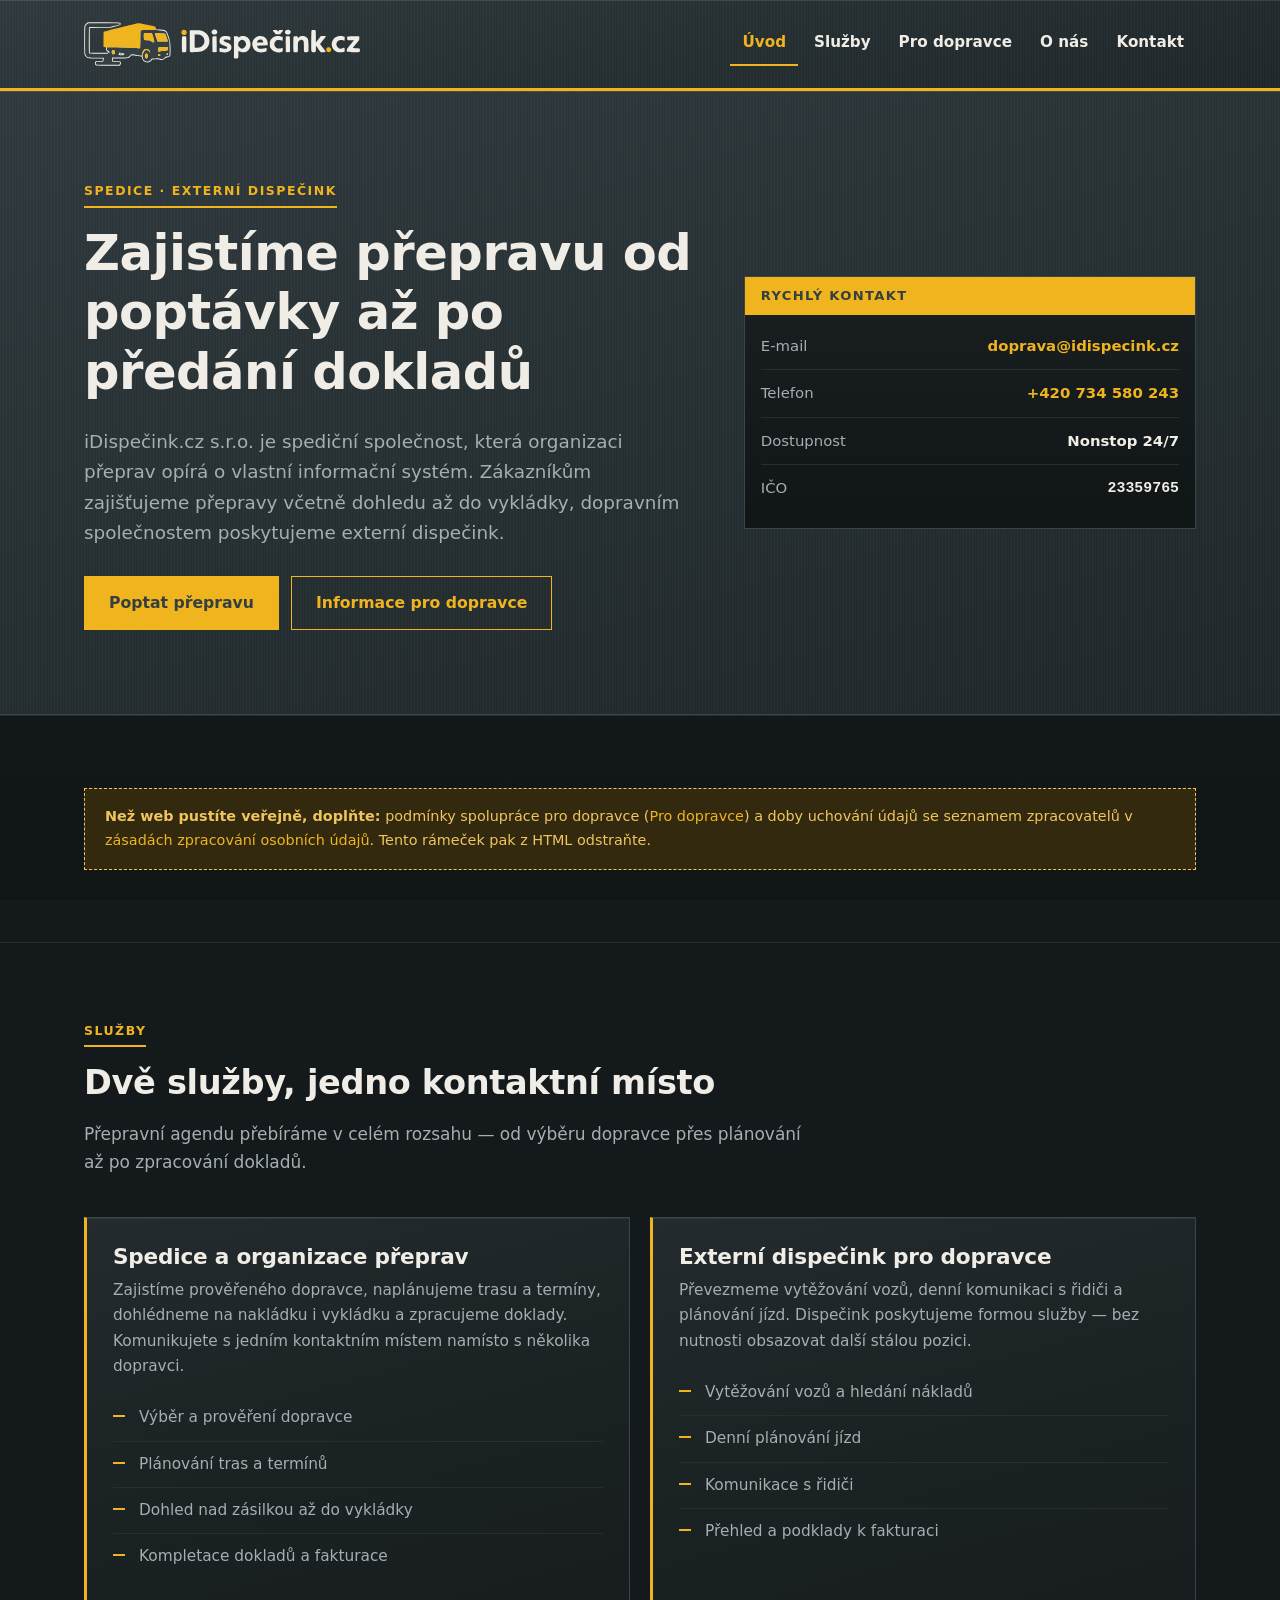
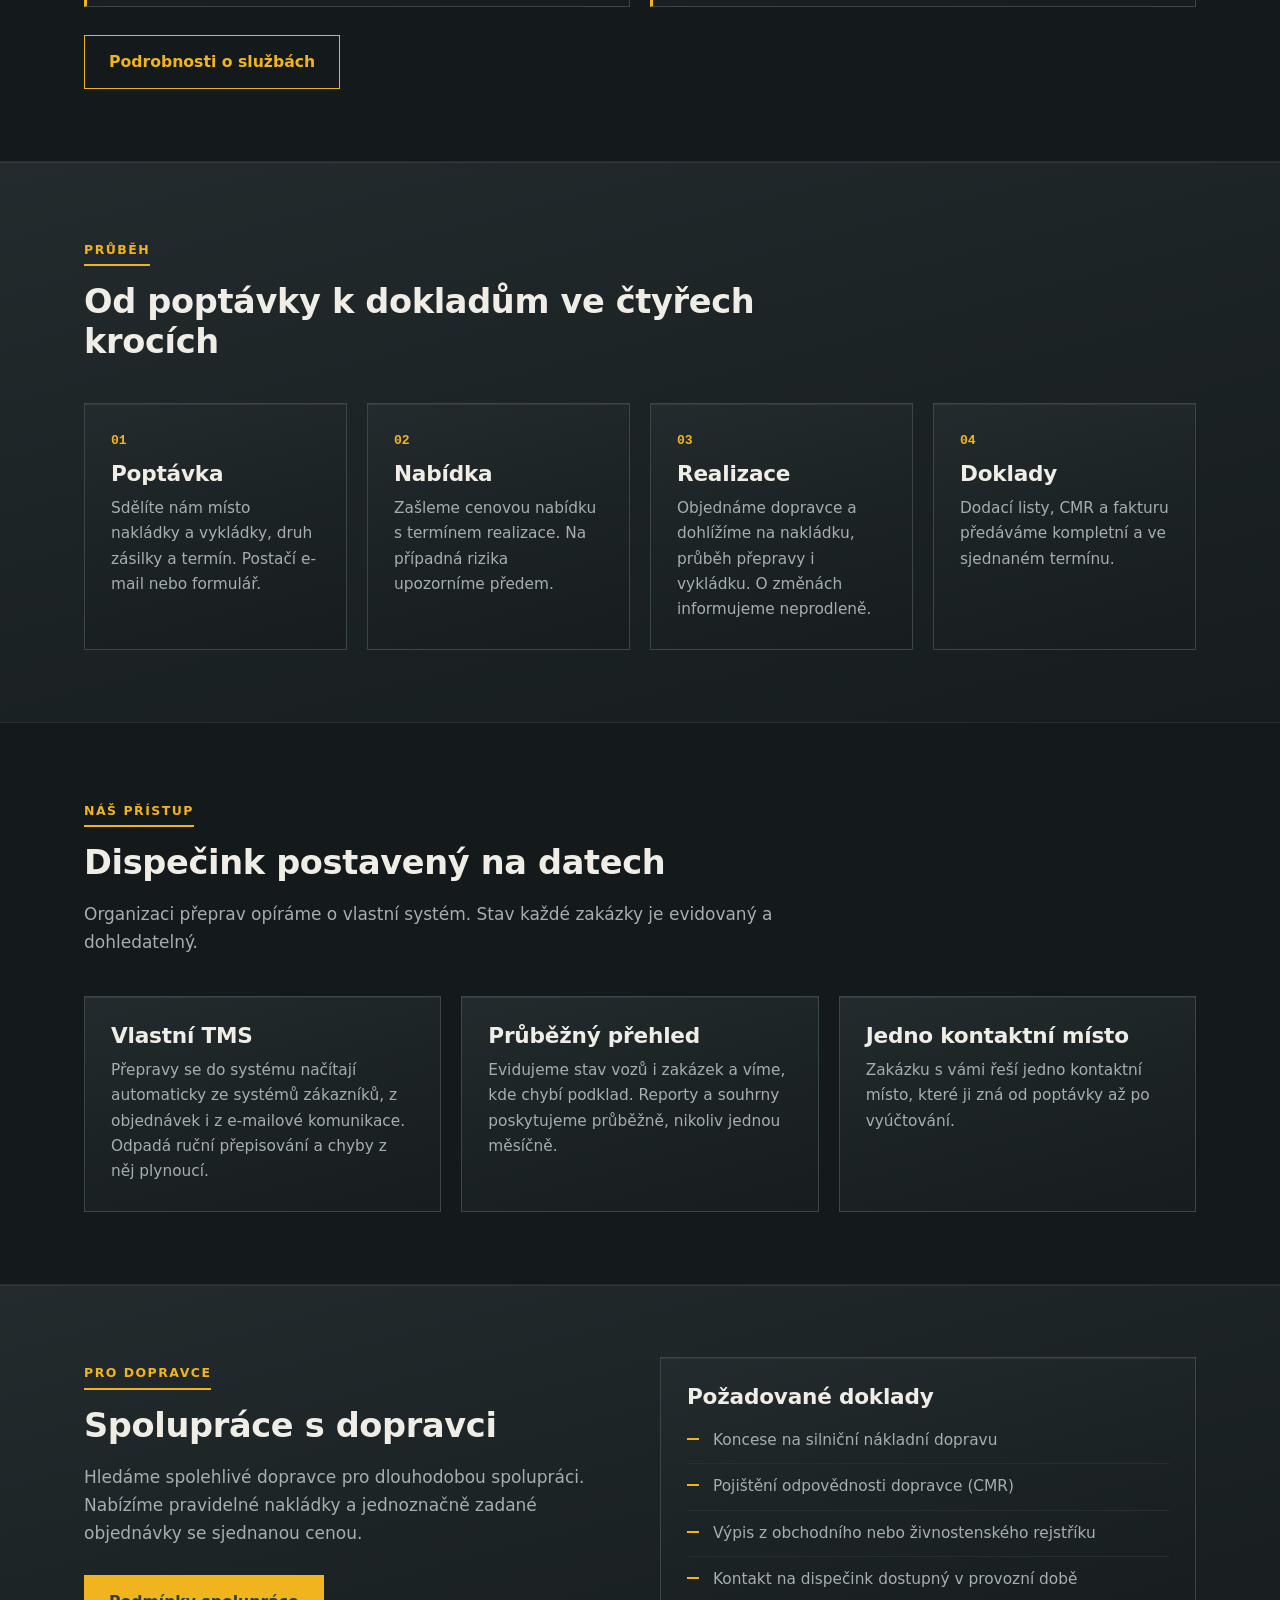
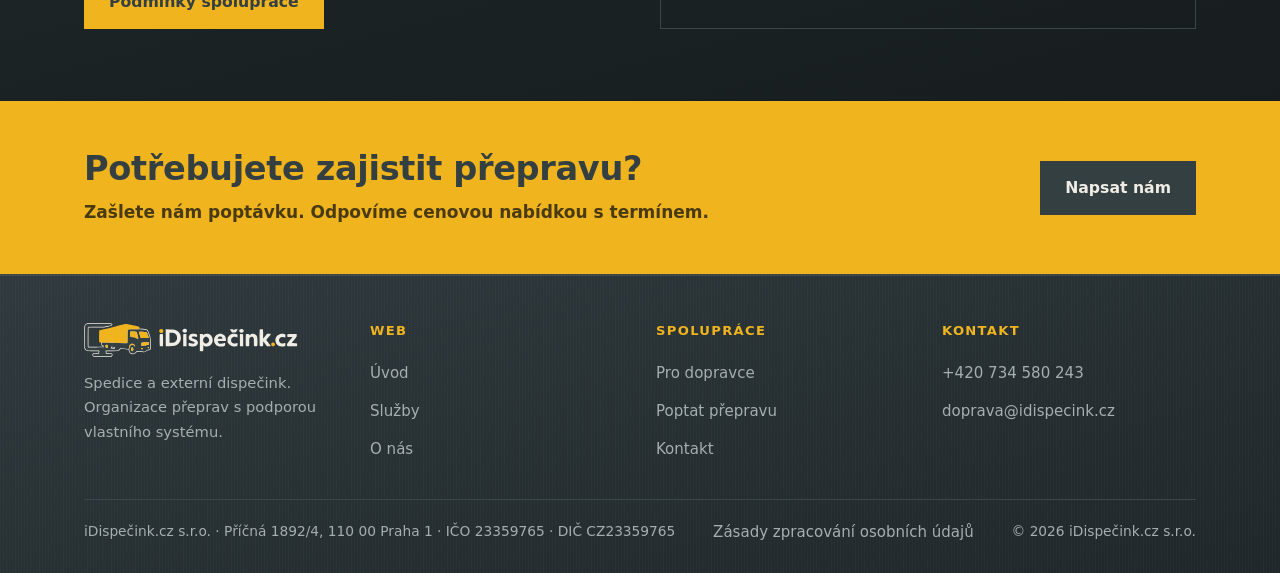
<file: index.html>
<!doctype html>
<html lang="cs">
<head>
<meta charset="utf-8">
<meta name="viewport" content="width=device-width, initial-scale=1">
<title>iDispečink.cz — spedice a externí dispečink</title>
<meta name="description" content="Spediční společnost iDispečink.cz s.r.o. Zajišťujeme organizaci přeprav a poskytujeme externí dispečink dopravním společnostem.">
<meta name="robots" content="index, follow">
<link rel="canonical" href="https://idispecink.cz/">
<link rel="icon" href="favicon.ico" sizes="32x32">
<link rel="icon" href="assets/img/favicon.svg" type="image/svg+xml">
<link rel="apple-touch-icon" href="assets/img/apple-touch-icon.png">
<meta property="og:type" content="website">
<meta property="og:site_name" content="iDispečink.cz">
<meta property="og:locale" content="cs_CZ">
<meta property="og:title" content="iDispečink.cz — spedice a externí dispečink">
<meta property="og:description" content="Spediční společnost iDispečink.cz s.r.o. Zajišťujeme organizaci přeprav a poskytujeme externí dispečink dopravním společnostem.">
<meta property="og:url" content="https://idispecink.cz/">
<meta property="og:image" content="https://idispecink.cz/assets/img/og-idispecink.png">
<meta property="og:image:width" content="1200">
<meta property="og:image:height" content="630">
<meta name="twitter:card" content="summary_large_image">
<meta name="theme-color" content="#262F32">
<link rel="stylesheet" href="assets/css/firemni-styl.css">
<noscript>
  <!-- Bez JavaScriptu tlačítko Menu nefunguje. Rozbalovací menu proto
       na úzkých displejích zobrazíme rovnou a tlačítko schováme. -->
  <style>
    @media (max-width: 880px) {
      .menu-prepinac { display: none; }
      .hlavicka .obal { flex-wrap: wrap; }
      #hlavni-menu {
        display: flex;
        flex-direction: row;
        flex-wrap: wrap;
        position: static;
        background: none;
        border-bottom: 0;
        padding: 0 0 12px;
        gap: 2px 18px;
      }
      #hlavni-menu a { padding: 6px 0; border-bottom: 2px solid transparent; }
      #hlavni-menu a[aria-current="page"] { border-bottom-color: var(--zluta); }
    }
  </style>
</noscript>
<script type="application/ld+json">
{
  "@context": "https://schema.org",
  "@type": "Organization",
  "name": "iDispečink.cz s.r.o.",
  "url": "https://idispecink.cz/",
  "logo": "https://idispecink.cz/assets/img/logo-idispecink.svg",
  "email": "doprava@idispecink.cz",
  "telephone": "+420734580243",
  "vatID": "CZ23359765",
  "taxID": "23359765",
  "address": {
    "@type": "PostalAddress",
    "streetAddress": "Příčná 1892/4",
    "addressLocality": "Praha",
    "postalCode": "11000",
    "addressCountry": "CZ"
  },
  "description": "Spediční společnost — organizace přeprav a externí dispečink pro dopravce.",
  "contactPoint": {
    "@type": "ContactPoint",
    "contactType": "customer service",
    "telephone": "+420734580243",
    "email": "doprava@idispecink.cz",
    "availableLanguage": [
      "cs"
    ],
    "hoursAvailable": {
      "@type": "OpeningHoursSpecification",
      "dayOfWeek": [
        "Monday",
        "Tuesday",
        "Wednesday",
        "Thursday",
        "Friday",
        "Saturday",
        "Sunday"
      ],
      "opens": "00:00",
      "closes": "23:59"
    }
  }
}
</script>
</head>
<body>
<a class="preskocit" href="#obsah">Přeskočit na obsah</a>

<header class="hlavicka">
  <div class="obal">
    <a class="logo" href="index.html">
      <img src="assets/img/logo-idispecink.svg" alt="iDispečink.cz" width="240" height="38">
    </a>
    <button class="menu-prepinac" type="button" aria-expanded="false" aria-controls="hlavni-menu">
      Menu
    </button>
    <nav class="menu" id="hlavni-menu" aria-label="Hlavní navigace">
      <a href="index.html" aria-current="page">Úvod</a>
      <a href="sluzby.html">Služby</a>
      <a href="pro-dopravce.html">Pro dopravce</a>
      <a href="o-nas.html">O nás</a>
      <a href="kontakt.html">Kontakt</a>
    </nav>
  </div>
</header>

<main id="obsah">
<section class="hero">
  <div class="obal">
    <div>
      <span class="nadpis-stitek">Spedice · Externí dispečink</span>
      <h1>Zajistíme přepravu od poptávky až po předání dokladů</h1>
      <p class="uvod">
        iDispečink.cz s.r.o. je spediční společnost, která organizaci přeprav opírá
        o vlastní informační systém. Zákazníkům zajišťujeme přepravy včetně dohledu
        až do vykládky, dopravním společnostem poskytujeme externí dispečink.
      </p>
      <div class="tlacitka">
        <a class="tlacitko" href="kontakt.html#poptavka">Poptat přepravu</a>
        <a class="tlacitko obrys" href="pro-dopravce.html">Informace pro dopravce</a>
      </div>
    </div>

    <aside class="hero-panel" aria-label="Rychlý kontakt">
      <div class="panel-hlava">Rychlý kontakt</div>
      <ul>
        <li><span>E-mail</span><span><a href="mailto:doprava@idispecink.cz">doprava@idispecink.cz</a></span></li>
        <li><span>Telefon</span><span><a href="tel:+420734580243">+420 734 580 243</a></span></li>
        <li><span>Dostupnost</span><span>Nonstop 24/7</span></li>
        <li><span>IČO</span><span class="cislo">23359765</span></li>
      </ul>
    </aside>
  </div>
</section>

<!-- ====================================================================
     PLACEHOLDER — smazat po doplnění obsahu.
     Následující blok je poznámka pro zadavatele, ne součást webu.
     ==================================================================== -->
<section class="sekce uzka">
  <div class="obal">
    <div class="doplnit">
      <b>Než web pustíte veřejně, doplňte:</b> podmínky spolupráce pro dopravce
      (<a href="pro-dopravce.html">Pro dopravce</a>) a doby uchování údajů
      se seznamem zpracovatelů v
      <a href="zasady-osobnich-udaju.html">zásadách zpracování osobních údajů</a>.
      Tento rámeček pak z HTML odstraňte.
    </div>
  </div>
</section>

<section class="sekce">
  <div class="obal">
    <div class="sekce-hlava">
      <span class="nadpis-stitek">Služby</span>
      <h2>Dvě služby, jedno kontaktní místo</h2>
      <p>Přepravní agendu přebíráme v celém rozsahu — od výběru dopravce přes plánování až po zpracování dokladů.</p>
    </div>

    <div class="mrizka dva">
      <article class="karta akcent">
        <h3>Spedice a organizace přeprav</h3>
        <p>
          Zajistíme prověřeného dopravce, naplánujeme trasu a termíny, dohlédneme
          na nakládku i vykládku a zpracujeme doklady. Komunikujete s jedním
          kontaktním místem namísto s několika dopravci.
        </p>
        <ul class="seznam" style="margin-top:16px">
          <li>Výběr a prověření dopravce</li>
          <li>Plánování tras a termínů</li>
          <li>Dohled nad zásilkou až do vykládky</li>
          <li>Kompletace dokladů a fakturace</li>
        </ul>
      </article>

      <article class="karta akcent">
        <h3>Externí dispečink pro dopravce</h3>
        <p>
          Převezmeme vytěžování vozů, denní komunikaci s řidiči a plánování jízd.
          Dispečink poskytujeme formou služby — bez nutnosti obsazovat další
          stálou pozici.
        </p>
        <ul class="seznam" style="margin-top:16px">
          <li>Vytěžování vozů a hledání nákladů</li>
          <li>Denní plánování jízd</li>
          <li>Komunikace s řidiči</li>
          <li>Přehled a podklady k fakturaci</li>
        </ul>
      </article>
    </div>

    <div class="tlacitka">
      <a class="tlacitko obrys" href="sluzby.html">Podrobnosti o službách</a>
    </div>
  </div>
</section>

<section class="sekce plocha">
  <div class="obal">
    <div class="sekce-hlava">
      <span class="nadpis-stitek">Průběh</span>
      <h2>Od poptávky k dokladům ve čtyřech krocích</h2>
    </div>

    <div class="mrizka ctyri">
      <article class="karta">
        <span class="cislo-kroku">01</span>
        <h3>Poptávka</h3>
        <p>Sdělíte nám místo nakládky a vykládky, druh zásilky a termín. Postačí e-mail nebo formulář.</p>
      </article>
      <article class="karta">
        <span class="cislo-kroku">02</span>
        <h3>Nabídka</h3>
        <p>Zašleme cenovou nabídku s termínem realizace. Na případná rizika upozorníme předem.</p>
      </article>
      <article class="karta">
        <span class="cislo-kroku">03</span>
        <h3>Realizace</h3>
        <p>Objednáme dopravce a dohlížíme na nakládku, průběh přepravy i vykládku. O změnách informujeme neprodleně.</p>
      </article>
      <article class="karta">
        <span class="cislo-kroku">04</span>
        <h3>Doklady</h3>
        <p>Dodací listy, CMR a fakturu předáváme kompletní a ve sjednaném termínu.</p>
      </article>
    </div>
  </div>
</section>

<section class="sekce">
  <div class="obal">
    <div class="sekce-hlava">
      <span class="nadpis-stitek">Náš přístup</span>
      <h2>Dispečink postavený na datech</h2>
      <p>Organizaci přeprav opíráme o vlastní systém. Stav každé zakázky je evidovaný a dohledatelný.</p>
    </div>

    <div class="mrizka tri">
      <article class="karta">
        <h3>Vlastní TMS</h3>
        <p>
          Přepravy se do systému načítají automaticky ze systémů zákazníků,
          z objednávek i z e-mailové komunikace. Odpadá ruční přepisování
          a chyby z něj plynoucí.
        </p>
      </article>
      <article class="karta">
        <h3>Průběžný přehled</h3>
        <p>
          Evidujeme stav vozů i zakázek a víme, kde chybí podklad.
          Reporty a souhrny poskytujeme průběžně, nikoliv jednou měsíčně.
        </p>
      </article>
      <article class="karta">
        <h3>Jedno kontaktní místo</h3>
        <p>
          Zakázku s vámi řeší jedno kontaktní místo, které ji zná
          od poptávky až po vyúčtování.
        </p>
      </article>
    </div>
  </div>
</section>

<section class="sekce plocha">
  <div class="obal">
    <div class="mrizka dva" style="gap:40px;align-items:center">
      <div>
        <span class="nadpis-stitek">Pro dopravce</span>
        <h2>Spolupráce s dopravci</h2>
        <p style="color:var(--text-tlum)">
          Hledáme spolehlivé dopravce pro dlouhodobou spolupráci. Nabízíme
          pravidelné nakládky a jednoznačně zadané objednávky se sjednanou cenou.
        </p>
        <div class="tlacitka">
          <a class="tlacitko" href="pro-dopravce.html">Podmínky spolupráce</a>
        </div>
      </div>
      <div class="karta">
        <h3>Požadované doklady</h3>
        <ul class="seznam">
          <li>Koncese na silniční nákladní dopravu</li>
          <li>Pojištění odpovědnosti dopravce (CMR)</li>
          <li>Výpis z obchodního nebo živnostenského rejstříku</li>
          <li>Kontakt na dispečink dostupný v provozní době</li>
        </ul>
      </div>
    </div>
  </div>
</section>
<section class="vyzva">
  <div class="obal">
    <div>
      <h2>Potřebujete zajistit přepravu?</h2>
      <p>Zašlete nám poptávku. Odpovíme cenovou nabídkou s termínem.</p>
    </div>
    <div class="tlacitka" style="margin-top:0">
      <a class="tlacitko" href="kontakt.html#poptavka">Napsat nám</a>
    </div>
  </div>
</section>
</main>

<footer class="paticka">
  <div class="obal">
    <div class="mrizka ctyri">
      <div>
        <a class="logo" href="index.html">
          <img src="assets/img/logo-idispecink.svg" alt="iDispečink.cz" width="214" height="34">
        </a>
        <p>Spedice a externí dispečink. Organizace přeprav s podporou vlastního systému.</p>
      </div>
      <div>
        <h2>Web</h2>
        <ul>
          <li><a href="index.html">Úvod</a></li>
          <li><a href="sluzby.html">Služby</a></li>
          <li><a href="o-nas.html">O nás</a></li>
        </ul>
      </div>
      <div>
        <h2>Spolupráce</h2>
        <ul>
          <li><a href="pro-dopravce.html">Pro dopravce</a></li>
          <li><a href="kontakt.html#poptavka">Poptat přepravu</a></li>
          <li><a href="kontakt.html">Kontakt</a></li>
        </ul>
      </div>
      <div>
        <h2>Kontakt</h2>
        <ul>
          <li><a href="tel:+420734580243">+420 734 580 243</a></li>
          <li><a href="mailto:doprava@idispecink.cz">doprava@idispecink.cz</a></li>
        </ul>
      </div>
    </div>
    <div class="id-paticka">
      <span>iDispečink.cz s.r.o. · Příčná 1892/4, 110&nbsp;00 Praha 1 · IČO 23359765 · DIČ CZ23359765</span>
      <span><a href="zasady-osobnich-udaju.html">Zásady zpracování osobních údajů</a></span>
      <span>© <span data-rok>2026</span> iDispečink.cz s.r.o.</span>
    </div>
  </div>
</footer>

<script src="assets/js/main.js"></script>
</body>
</html>
</file>
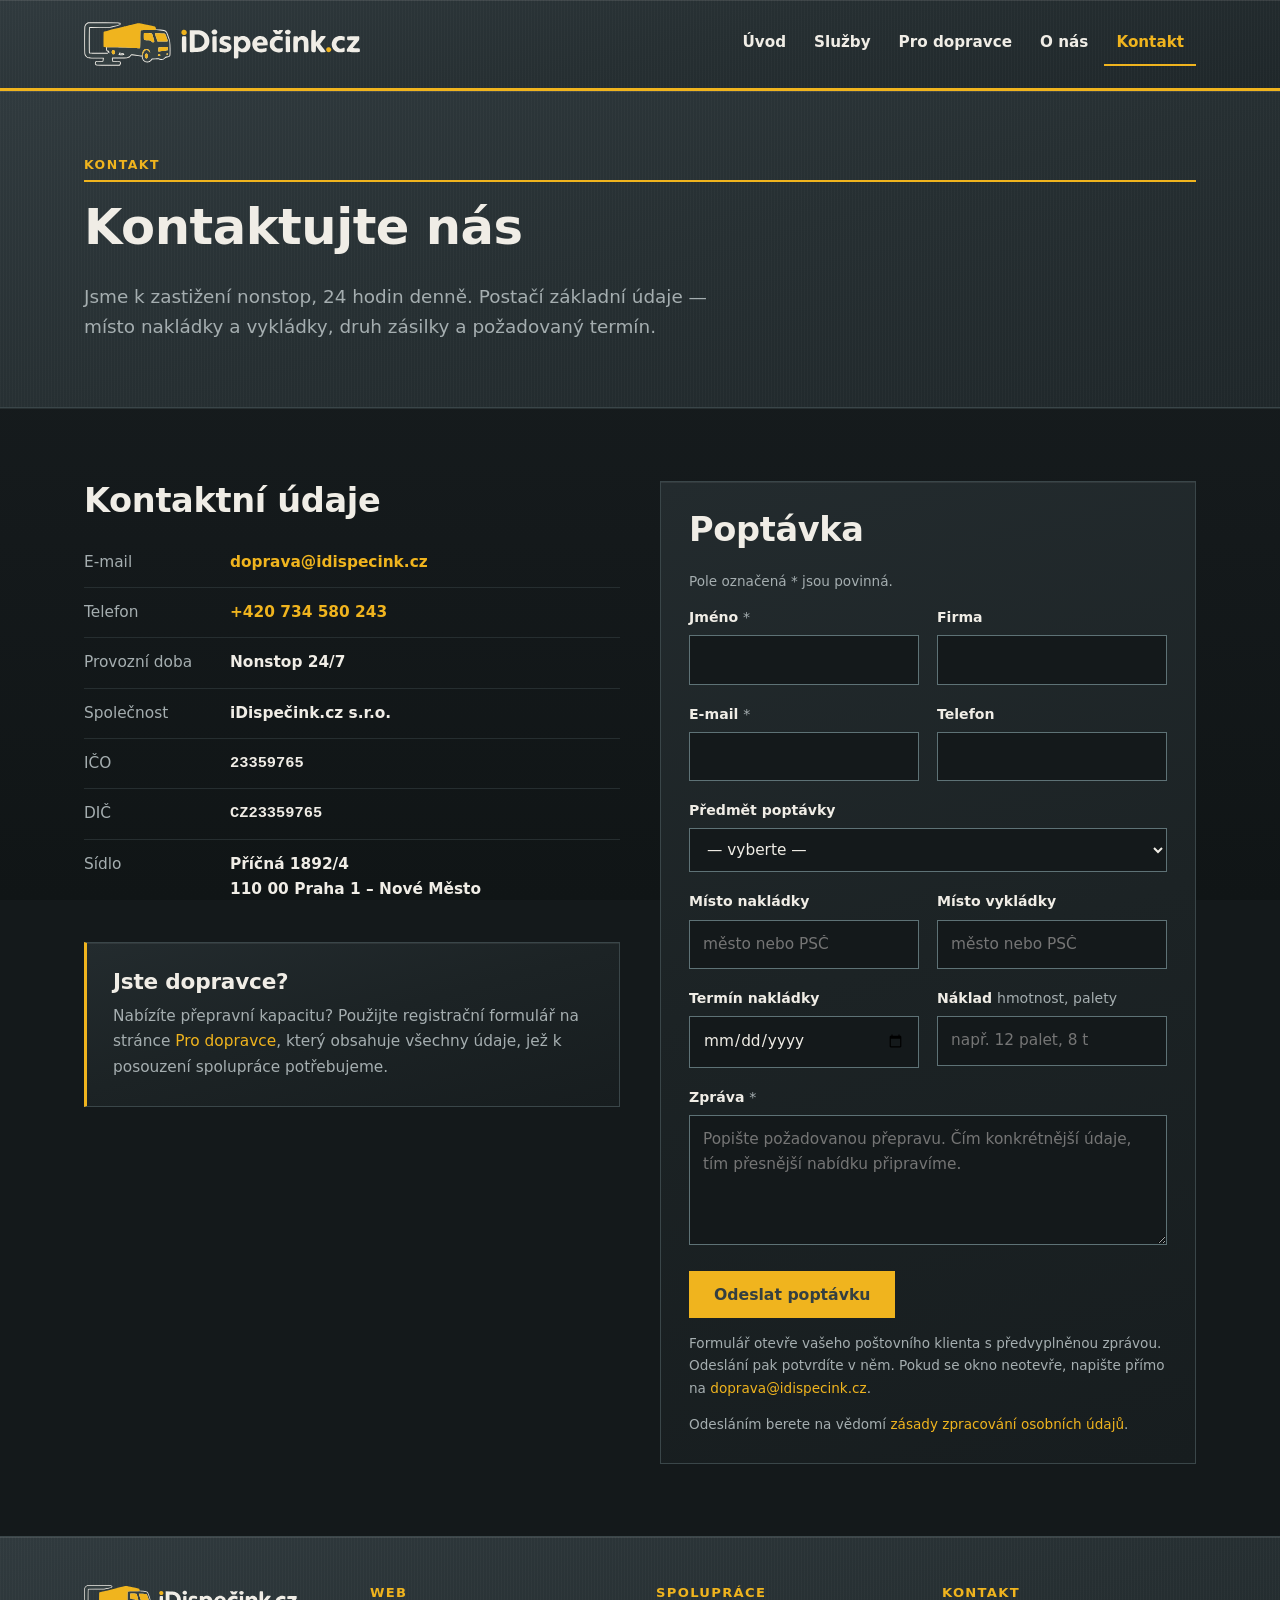
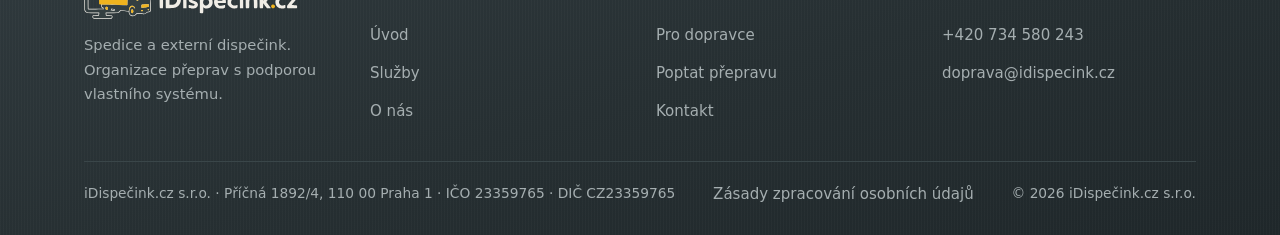
<file: kontakt.html>
<!doctype html>
<html lang="cs">
<head>
<meta charset="utf-8">
<meta name="viewport" content="width=device-width, initial-scale=1">
<title>Kontakt — iDispečink.cz</title>
<meta name="description" content="Kontaktní údaje a poptávkový formulář. iDispečink.cz s.r.o., doprava@idispecink.cz, IČO 23359765.">
<meta name="robots" content="index, follow">
<link rel="canonical" href="https://idispecink.cz/kontakt.html">
<link rel="icon" href="favicon.ico" sizes="32x32">
<link rel="icon" href="assets/img/favicon.svg" type="image/svg+xml">
<link rel="apple-touch-icon" href="assets/img/apple-touch-icon.png">
<meta property="og:type" content="website">
<meta property="og:site_name" content="iDispečink.cz">
<meta property="og:locale" content="cs_CZ">
<meta property="og:title" content="Kontakt — iDispečink.cz">
<meta property="og:description" content="Kontaktní údaje a poptávkový formulář. iDispečink.cz s.r.o., doprava@idispecink.cz, IČO 23359765.">
<meta property="og:url" content="https://idispecink.cz/kontakt.html">
<meta property="og:image" content="https://idispecink.cz/assets/img/og-idispecink.png">
<meta property="og:image:width" content="1200">
<meta property="og:image:height" content="630">
<meta name="twitter:card" content="summary_large_image">
<meta name="theme-color" content="#262F32">
<link rel="stylesheet" href="assets/css/firemni-styl.css">
<noscript>
  <!-- Bez JavaScriptu tlačítko Menu nefunguje. Rozbalovací menu proto
       na úzkých displejích zobrazíme rovnou a tlačítko schováme. -->
  <style>
    @media (max-width: 880px) {
      .menu-prepinac { display: none; }
      .hlavicka .obal { flex-wrap: wrap; }
      #hlavni-menu {
        display: flex;
        flex-direction: row;
        flex-wrap: wrap;
        position: static;
        background: none;
        border-bottom: 0;
        padding: 0 0 12px;
        gap: 2px 18px;
      }
      #hlavni-menu a { padding: 6px 0; border-bottom: 2px solid transparent; }
      #hlavni-menu a[aria-current="page"] { border-bottom-color: var(--zluta); }
    }
  </style>
</noscript>
</head>
<body>
<a class="preskocit" href="#obsah">Přeskočit na obsah</a>

<header class="hlavicka">
  <div class="obal">
    <a class="logo" href="index.html">
      <img src="assets/img/logo-idispecink.svg" alt="iDispečink.cz" width="240" height="38">
    </a>
    <button class="menu-prepinac" type="button" aria-expanded="false" aria-controls="hlavni-menu">
      Menu
    </button>
    <nav class="menu" id="hlavni-menu" aria-label="Hlavní navigace">
      <a href="index.html">Úvod</a>
      <a href="sluzby.html">Služby</a>
      <a href="pro-dopravce.html">Pro dopravce</a>
      <a href="o-nas.html">O nás</a>
      <a href="kontakt.html" aria-current="page">Kontakt</a>
    </nav>
  </div>
</header>

<main id="obsah">
<section class="hero jednoduchy">
  <div class="obal">
    <span class="nadpis-stitek">Kontakt</span>
    <h1>Kontaktujte nás</h1>
    <p class="uvod">
      Jsme k zastižení nonstop, 24 hodin denně. Postačí základní údaje —
      místo nakládky a vykládky, druh zásilky a požadovaný termín.
    </p>
  </div>
</section>

<section class="sekce" id="poptavka">
  <div class="obal">
    <div class="mrizka dva" style="gap:40px;align-items:start">

      <div>
        <h2>Kontaktní údaje</h2>
        <ul class="udaje" style="margin-top:16px">
          <li><span class="klic">E-mail</span><span class="hodnota"><a href="mailto:doprava@idispecink.cz">doprava@idispecink.cz</a></span></li>
          <li><span class="klic">Telefon</span><span class="hodnota"><a href="tel:+420734580243">+420 734 580 243</a></span></li>
          <li><span class="klic">Provozní doba</span><span class="hodnota">Nonstop 24/7</span></li>
          <li><span class="klic">Společnost</span><span class="hodnota">iDispečink.cz s.r.o.</span></li>
          <li><span class="klic">IČO</span><span class="hodnota cislo">23359765</span></li>
          <li><span class="klic">DIČ</span><span class="hodnota cislo">CZ23359765</span></li>
          <li><span class="klic">Sídlo</span><span class="hodnota">Příčná 1892/4<br>110&nbsp;00 Praha 1 – Nové Město</span></li>
        </ul>

        <div class="karta akcent" style="margin-top:28px">
          <h3>Jste dopravce?</h3>
          <p>
            Nabízíte přepravní kapacitu? Použijte registrační formulář na stránce
            <a href="pro-dopravce.html#registrace">Pro dopravce</a>, který obsahuje
            všechny údaje, jež k posouzení spolupráce potřebujeme.
          </p>
        </div>
      </div>

      <form class="formular" data-mailto data-prijemce="doprava@idispecink.cz"
            data-predmet="Poptávka přepravy z webu">
        <h2 style="margin-bottom:.6em">Poptávka</h2>
        <p class="formular-poznamka" style="margin-top:0">Pole označená * jsou povinná.</p>

        <div class="pole-radek">
          <div class="pole">
            <label for="k-jmeno">Jméno <span class="napoveda">*</span></label>
            <input type="text" id="k-jmeno" name="jmeno" data-popisek="Jméno" required autocomplete="name">
          </div>
          <div class="pole">
            <label for="k-firma">Firma</label>
            <input type="text" id="k-firma" name="firma" data-popisek="Firma" autocomplete="organization">
          </div>
        </div>

        <div class="pole-radek">
          <div class="pole">
            <label for="k-email">E-mail <span class="napoveda">*</span></label>
            <input type="email" id="k-email" name="email" data-popisek="E-mail" required autocomplete="email">
          </div>
          <div class="pole">
            <label for="k-telefon">Telefon</label>
            <input type="tel" id="k-telefon" name="telefon" data-popisek="Telefon" autocomplete="tel">
          </div>
        </div>

        <div class="pole">
          <label for="k-typ">Předmět poptávky</label>
          <select id="k-typ" name="typ" data-popisek="Typ poptávky">
            <option value="">— vyberte —</option>
            <option>Jednorázová přeprava</option>
            <option>Pravidelné přepravy</option>
            <option>Externí dispečink pro moji dopravu</option>
            <option>Jiné / upřesním ve zprávě</option>
          </select>
        </div>

        <div class="pole-radek">
          <div class="pole">
            <label for="k-odkud">Místo nakládky</label>
            <input type="text" id="k-odkud" name="odkud" data-popisek="Místo nakládky" placeholder="město nebo PSČ">
          </div>
          <div class="pole">
            <label for="k-kam">Místo vykládky</label>
            <input type="text" id="k-kam" name="kam" data-popisek="Místo vykládky" placeholder="město nebo PSČ">
          </div>
        </div>

        <div class="pole-radek">
          <div class="pole">
            <label for="k-termin">Termín nakládky</label>
            <input type="date" id="k-termin" name="termin" data-popisek="Termín nakládky">
          </div>
          <div class="pole">
            <label for="k-naklad">Náklad <span class="napoveda">hmotnost, palety</span></label>
            <input type="text" id="k-naklad" name="naklad" data-popisek="Náklad" placeholder="např. 12 palet, 8 t">
          </div>
        </div>

        <div class="pole">
          <label for="k-zprava">Zpráva <span class="napoveda">*</span></label>
          <textarea id="k-zprava" name="zprava" data-popisek="Zpráva" required
                    placeholder="Popište požadovanou přepravu. Čím konkrétnější údaje, tím přesnější nabídku připravíme."></textarea>
        </div>

        <button class="tlacitko" type="submit">Odeslat poptávku</button>
        <p class="formular-poznamka formular-stav" role="status" aria-live="polite">
          Formulář otevře vašeho poštovního klienta s předvyplněnou zprávou. Odeslání pak potvrdíte v něm.
          Pokud se okno neotevře, napište přímo na <a href="mailto:doprava@idispecink.cz">doprava@idispecink.cz</a>.
        </p>
        <p class="formular-poznamka">
          Odesláním berete na vědomí <a href="zasady-osobnich-udaju.html">zásady zpracování osobních údajů</a>.
        </p>
      </form>

    </div>
  </div>
</section>
</main>

<footer class="paticka">
  <div class="obal">
    <div class="mrizka ctyri">
      <div>
        <a class="logo" href="index.html">
          <img src="assets/img/logo-idispecink.svg" alt="iDispečink.cz" width="214" height="34">
        </a>
        <p>Spedice a externí dispečink. Organizace přeprav s podporou vlastního systému.</p>
      </div>
      <div>
        <h2>Web</h2>
        <ul>
          <li><a href="index.html">Úvod</a></li>
          <li><a href="sluzby.html">Služby</a></li>
          <li><a href="o-nas.html">O nás</a></li>
        </ul>
      </div>
      <div>
        <h2>Spolupráce</h2>
        <ul>
          <li><a href="pro-dopravce.html">Pro dopravce</a></li>
          <li><a href="kontakt.html#poptavka">Poptat přepravu</a></li>
          <li><a href="kontakt.html">Kontakt</a></li>
        </ul>
      </div>
      <div>
        <h2>Kontakt</h2>
        <ul>
          <li><a href="tel:+420734580243">+420 734 580 243</a></li>
          <li><a href="mailto:doprava@idispecink.cz">doprava@idispecink.cz</a></li>
        </ul>
      </div>
    </div>
    <div class="id-paticka">
      <span>iDispečink.cz s.r.o. · Příčná 1892/4, 110&nbsp;00 Praha 1 · IČO 23359765 · DIČ CZ23359765</span>
      <span><a href="zasady-osobnich-udaju.html">Zásady zpracování osobních údajů</a></span>
      <span>© <span data-rok>2026</span> iDispečink.cz s.r.o.</span>
    </div>
  </div>
</footer>

<script src="assets/js/main.js"></script>
</body>
</html>
</file>
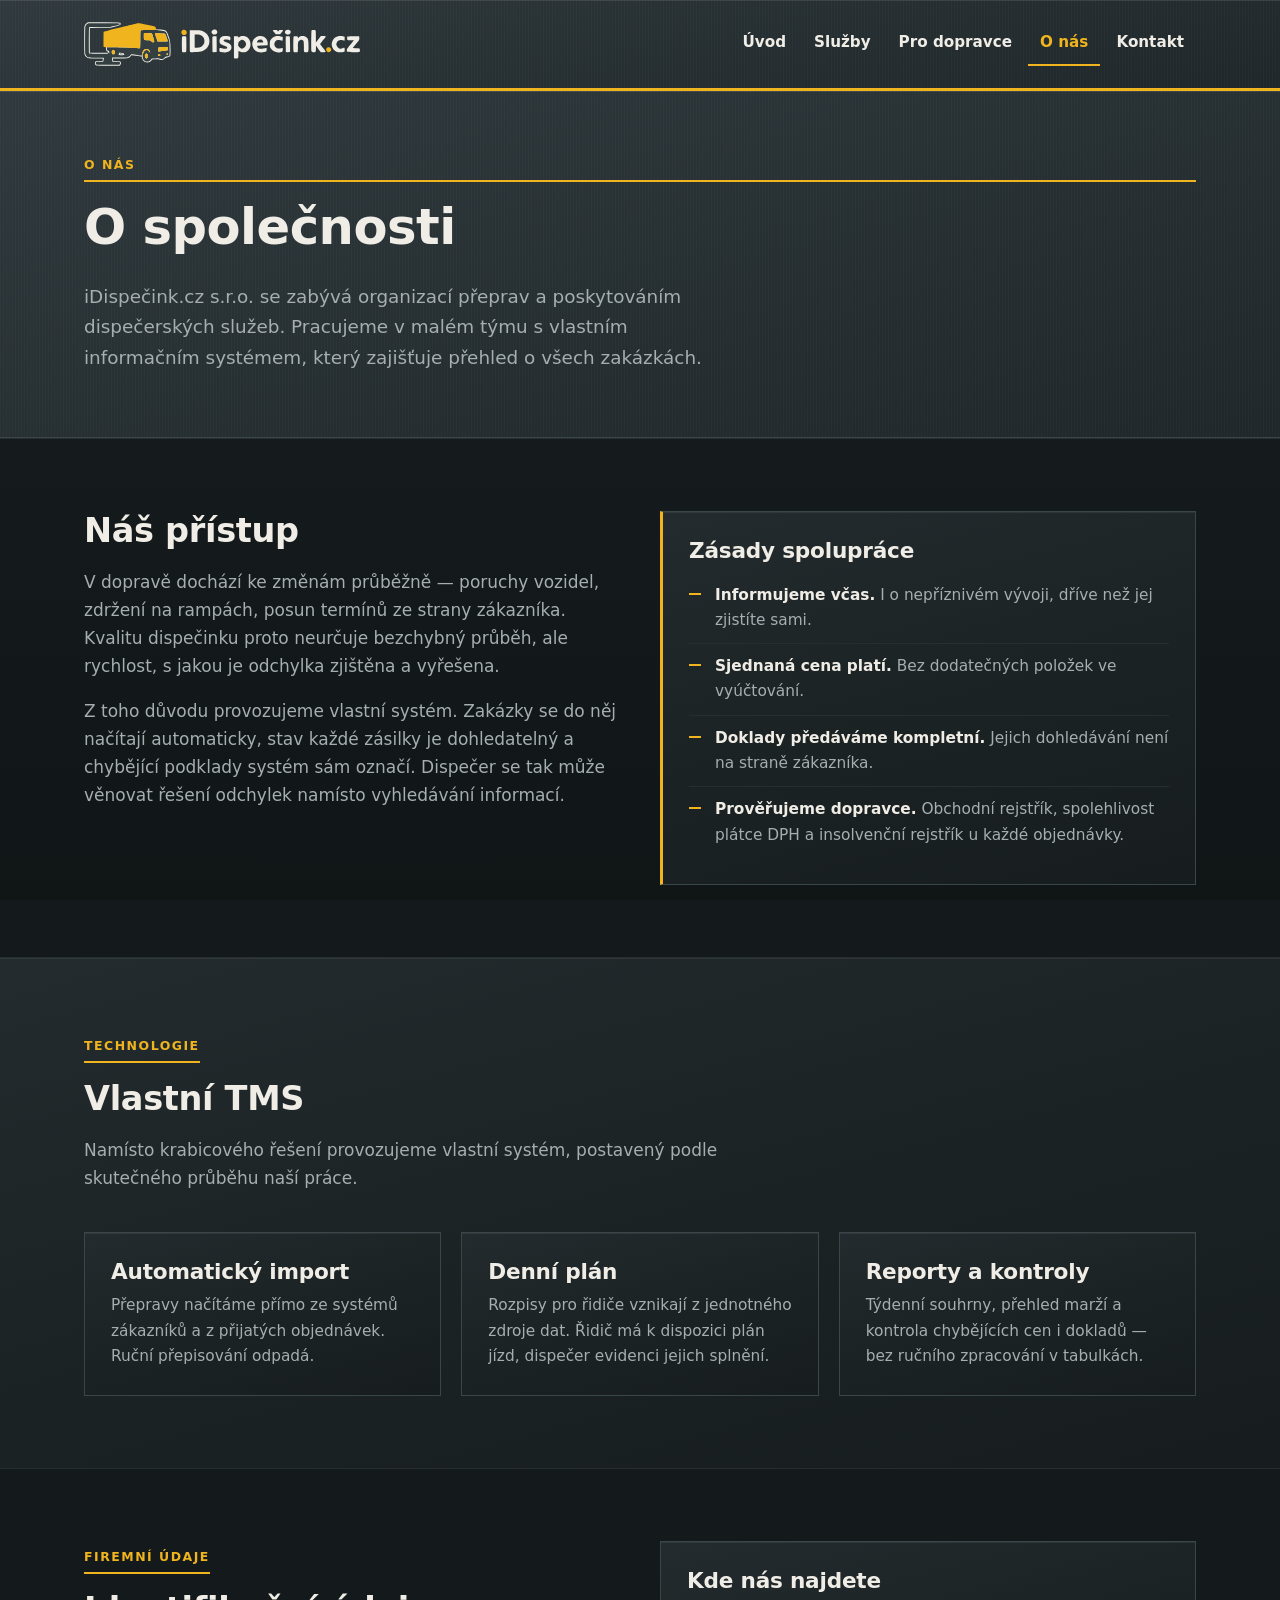
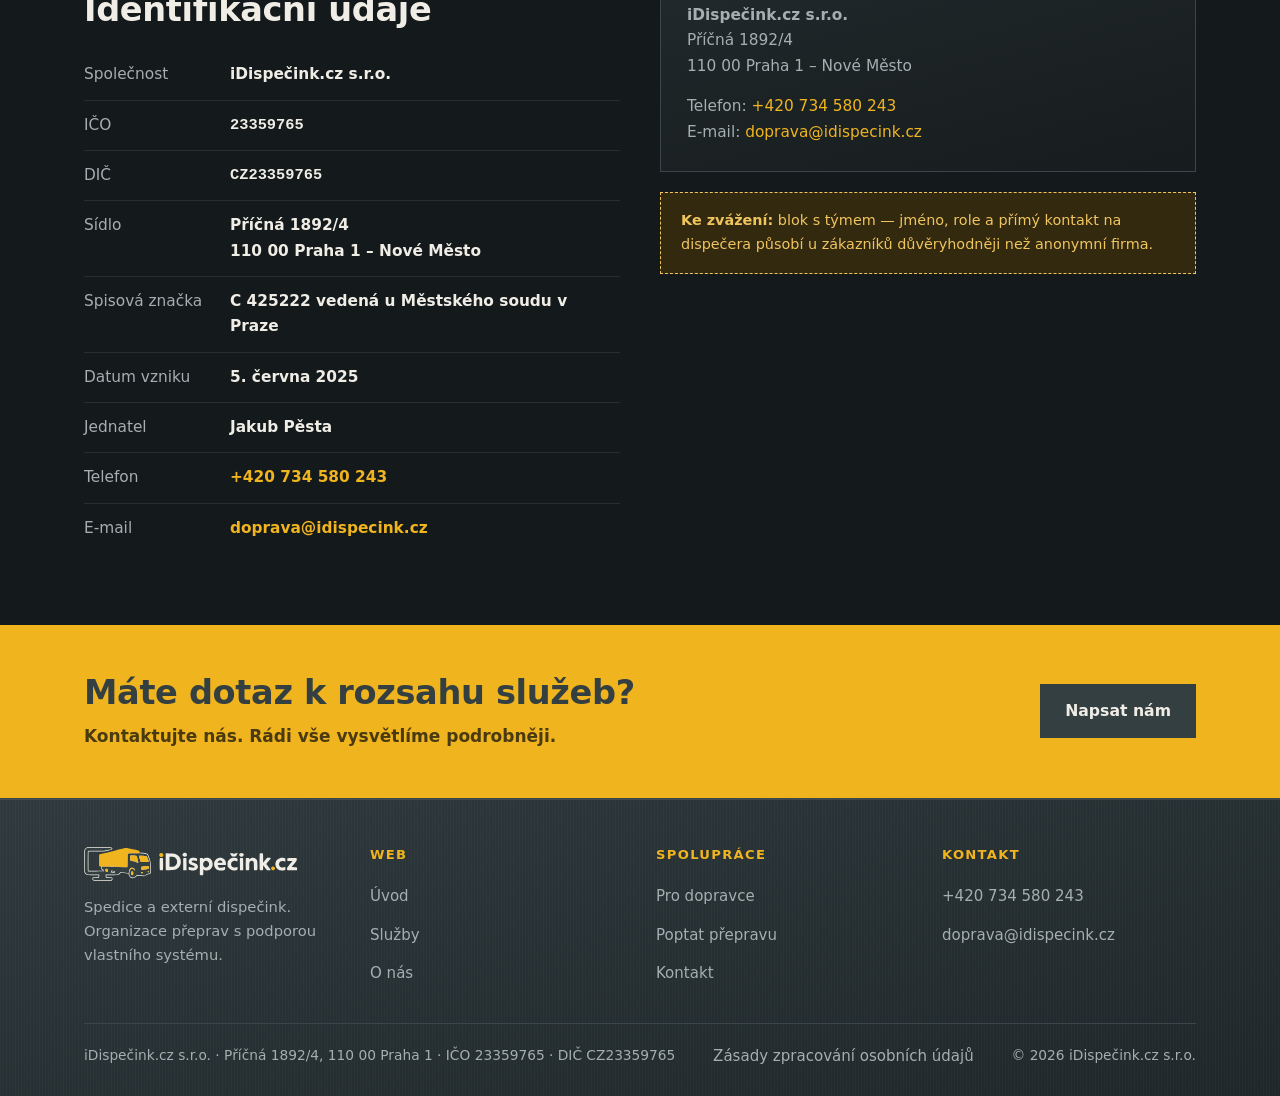
<file: o-nas.html>
<!doctype html>
<html lang="cs">
<head>
<meta charset="utf-8">
<meta name="viewport" content="width=device-width, initial-scale=1">
<title>O nás — iDispečink.cz</title>
<meta name="description" content="iDispečink.cz s.r.o. — spediční společnost a poskytovatel dispečerských služeb. Přístup ke spolupráci a identifikační údaje.">
<meta name="robots" content="index, follow">
<link rel="canonical" href="https://idispecink.cz/o-nas.html">
<link rel="icon" href="favicon.ico" sizes="32x32">
<link rel="icon" href="assets/img/favicon.svg" type="image/svg+xml">
<link rel="apple-touch-icon" href="assets/img/apple-touch-icon.png">
<meta property="og:type" content="website">
<meta property="og:site_name" content="iDispečink.cz">
<meta property="og:locale" content="cs_CZ">
<meta property="og:title" content="O nás — iDispečink.cz">
<meta property="og:description" content="iDispečink.cz s.r.o. — spediční společnost a poskytovatel dispečerských služeb. Přístup ke spolupráci a identifikační údaje.">
<meta property="og:url" content="https://idispecink.cz/o-nas.html">
<meta property="og:image" content="https://idispecink.cz/assets/img/og-idispecink.png">
<meta property="og:image:width" content="1200">
<meta property="og:image:height" content="630">
<meta name="twitter:card" content="summary_large_image">
<meta name="theme-color" content="#262F32">
<link rel="stylesheet" href="assets/css/firemni-styl.css">
<noscript>
  <!-- Bez JavaScriptu tlačítko Menu nefunguje. Rozbalovací menu proto
       na úzkých displejích zobrazíme rovnou a tlačítko schováme. -->
  <style>
    @media (max-width: 880px) {
      .menu-prepinac { display: none; }
      .hlavicka .obal { flex-wrap: wrap; }
      #hlavni-menu {
        display: flex;
        flex-direction: row;
        flex-wrap: wrap;
        position: static;
        background: none;
        border-bottom: 0;
        padding: 0 0 12px;
        gap: 2px 18px;
      }
      #hlavni-menu a { padding: 6px 0; border-bottom: 2px solid transparent; }
      #hlavni-menu a[aria-current="page"] { border-bottom-color: var(--zluta); }
    }
  </style>
</noscript>
</head>
<body>
<a class="preskocit" href="#obsah">Přeskočit na obsah</a>

<header class="hlavicka">
  <div class="obal">
    <a class="logo" href="index.html">
      <img src="assets/img/logo-idispecink.svg" alt="iDispečink.cz" width="240" height="38">
    </a>
    <button class="menu-prepinac" type="button" aria-expanded="false" aria-controls="hlavni-menu">
      Menu
    </button>
    <nav class="menu" id="hlavni-menu" aria-label="Hlavní navigace">
      <a href="index.html">Úvod</a>
      <a href="sluzby.html">Služby</a>
      <a href="pro-dopravce.html">Pro dopravce</a>
      <a href="o-nas.html" aria-current="page">O nás</a>
      <a href="kontakt.html">Kontakt</a>
    </nav>
  </div>
</header>

<main id="obsah">
<section class="hero jednoduchy">
  <div class="obal">
    <span class="nadpis-stitek">O nás</span>
    <h1>O společnosti</h1>
    <p class="uvod">
      iDispečink.cz s.r.o. se zabývá organizací přeprav a poskytováním
      dispečerských služeb. Pracujeme v malém týmu s vlastním informačním
      systémem, který zajišťuje přehled o všech zakázkách.
    </p>
  </div>
</section>

<section class="sekce">
  <div class="obal">
    <div class="mrizka dva" style="gap:40px">
      <div>
        <h2>Náš přístup</h2>
        <p style="color:var(--text-tlum)">
          V dopravě dochází ke změnám průběžně — poruchy vozidel, zdržení na rampách,
          posun termínů ze strany zákazníka. Kvalitu dispečinku proto neurčuje
          bezchybný průběh, ale rychlost, s jakou je odchylka zjištěna a vyřešena.
        </p>
        <p style="color:var(--text-tlum)">
          Z toho důvodu provozujeme vlastní systém. Zakázky se do něj načítají
          automaticky, stav každé zásilky je dohledatelný a chybějící podklady
          systém sám označí. Dispečer se tak může věnovat řešení odchylek
          namísto vyhledávání informací.
        </p>
      </div>

      <div class="karta akcent">
        <h3>Zásady spolupráce</h3>
        <ul class="seznam">
          <li><b>Informujeme včas.</b> I o nepříznivém vývoji, dříve než jej zjistíte sami.</li>
          <li><b>Sjednaná cena platí.</b> Bez dodatečných položek ve vyúčtování.</li>
          <li><b>Doklady předáváme kompletní.</b> Jejich dohledávání není na straně zákazníka.</li>
          <li><b>Prověřujeme dopravce.</b> Obchodní rejstřík, spolehlivost plátce DPH a insolvenční rejstřík u každé objednávky.</li>
        </ul>
      </div>
    </div>
  </div>
</section>

<section class="sekce plocha">
  <div class="obal">
    <div class="sekce-hlava">
      <span class="nadpis-stitek">Technologie</span>
      <h2>Vlastní TMS</h2>
      <p>Namísto krabicového řešení provozujeme vlastní systém, postavený podle skutečného průběhu naší práce.</p>
    </div>
    <div class="mrizka tri">
      <article class="karta">
        <h3>Automatický import</h3>
        <p>Přepravy načítáme přímo ze systémů zákazníků a z přijatých objednávek. Ruční přepisování odpadá.</p>
      </article>
      <article class="karta">
        <h3>Denní plán</h3>
        <p>Rozpisy pro řidiče vznikají z jednotného zdroje dat. Řidič má k dispozici plán jízd, dispečer evidenci jejich splnění.</p>
      </article>
      <article class="karta">
        <h3>Reporty a kontroly</h3>
        <p>Týdenní souhrny, přehled marží a kontrola chybějících cen i dokladů — bez ručního zpracování v tabulkách.</p>
      </article>
    </div>
  </div>
</section>

<section class="sekce">
  <div class="obal">
    <div class="mrizka dva" style="gap:40px">
      <div>
        <span class="nadpis-stitek">Firemní údaje</span>
        <h2>Identifikační údaje</h2>
        <ul class="udaje" style="margin-top:20px">
          <li><span class="klic">Společnost</span><span class="hodnota">iDispečink.cz s.r.o.</span></li>
          <li><span class="klic">IČO</span><span class="hodnota cislo">23359765</span></li>
          <li><span class="klic">DIČ</span><span class="hodnota cislo">CZ23359765</span></li>
          <li><span class="klic">Sídlo</span><span class="hodnota">Příčná 1892/4<br>110&nbsp;00 Praha 1 – Nové Město</span></li>
          <li><span class="klic">Spisová značka</span><span class="hodnota">C 425222 vedená u Městského soudu v Praze</span></li>
          <li><span class="klic">Datum vzniku</span><span class="hodnota">5. června 2025</span></li>
          <li><span class="klic">Jednatel</span><span class="hodnota">Jakub Pěsta</span></li>
          <li><span class="klic">Telefon</span><span class="hodnota"><a href="tel:+420734580243">+420 734 580 243</a></span></li>
          <li><span class="klic">E-mail</span><span class="hodnota"><a href="mailto:doprava@idispecink.cz">doprava@idispecink.cz</a></span></li>
        </ul>
      </div>

      <div>
        <div class="karta">
          <h3>Kde nás najdete</h3>
          <p>
            <b>iDispečink.cz s.r.o.</b><br>
            Příčná 1892/4<br>
            110&nbsp;00 Praha 1 – Nové Město
          </p>
          <p style="margin-top:14px">
            Telefon: <a href="tel:+420734580243">+420 734 580 243</a><br>
            E-mail: <a href="mailto:doprava@idispecink.cz">doprava@idispecink.cz</a>
          </p>
        </div>

        <!-- PLACEHOLDER — zvážit a blok smazat -->
        <div class="doplnit" style="margin-top:20px">
          <b>Ke zvážení:</b> blok s týmem — jméno, role a přímý kontakt na dispečera
          působí u zákazníků důvěryhodněji než anonymní firma.
        </div>
      </div>
    </div>
  </div>
</section>
<section class="vyzva">
  <div class="obal">
    <div>
      <h2>Máte dotaz k rozsahu služeb?</h2>
      <p>Kontaktujte nás. Rádi vše vysvětlíme podrobněji.</p>
    </div>
    <div class="tlacitka" style="margin-top:0">
      <a class="tlacitko" href="kontakt.html#poptavka">Napsat nám</a>
    </div>
  </div>
</section>
</main>

<footer class="paticka">
  <div class="obal">
    <div class="mrizka ctyri">
      <div>
        <a class="logo" href="index.html">
          <img src="assets/img/logo-idispecink.svg" alt="iDispečink.cz" width="214" height="34">
        </a>
        <p>Spedice a externí dispečink. Organizace přeprav s podporou vlastního systému.</p>
      </div>
      <div>
        <h2>Web</h2>
        <ul>
          <li><a href="index.html">Úvod</a></li>
          <li><a href="sluzby.html">Služby</a></li>
          <li><a href="o-nas.html">O nás</a></li>
        </ul>
      </div>
      <div>
        <h2>Spolupráce</h2>
        <ul>
          <li><a href="pro-dopravce.html">Pro dopravce</a></li>
          <li><a href="kontakt.html#poptavka">Poptat přepravu</a></li>
          <li><a href="kontakt.html">Kontakt</a></li>
        </ul>
      </div>
      <div>
        <h2>Kontakt</h2>
        <ul>
          <li><a href="tel:+420734580243">+420 734 580 243</a></li>
          <li><a href="mailto:doprava@idispecink.cz">doprava@idispecink.cz</a></li>
        </ul>
      </div>
    </div>
    <div class="id-paticka">
      <span>iDispečink.cz s.r.o. · Příčná 1892/4, 110&nbsp;00 Praha 1 · IČO 23359765 · DIČ CZ23359765</span>
      <span><a href="zasady-osobnich-udaju.html">Zásady zpracování osobních údajů</a></span>
      <span>© <span data-rok>2026</span> iDispečink.cz s.r.o.</span>
    </div>
  </div>
</footer>

<script src="assets/js/main.js"></script>
</body>
</html>
</file>
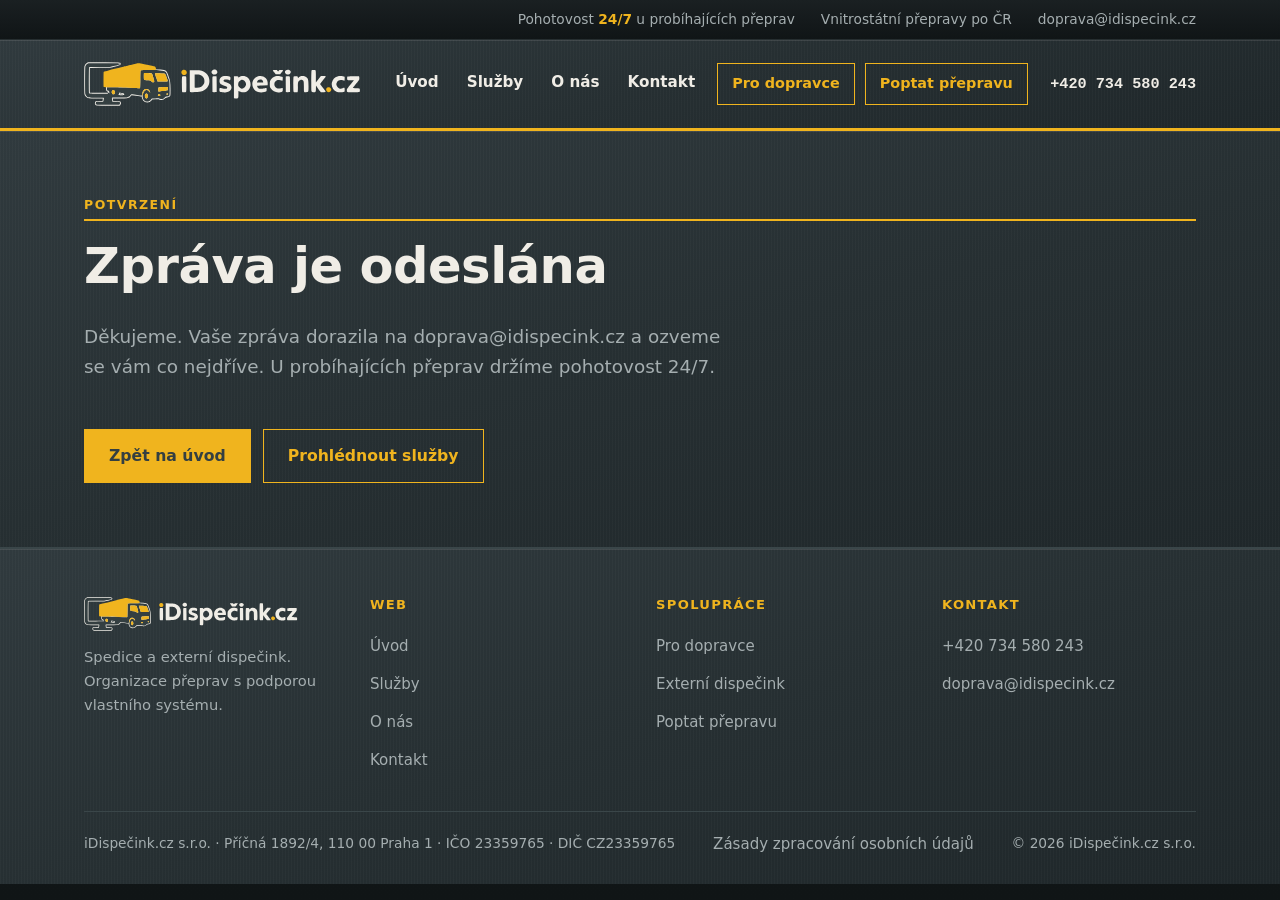
<file: odeslano.html>
<!doctype html>
<html lang="cs">
<head>
<meta charset="utf-8">
<meta name="viewport" content="width=device-width, initial-scale=1">
<title>Zpráva odeslána — iDispečink.cz</title>
<meta name="description" content="Potvrzení o odeslání zprávy z webu iDispečink.cz.">
<meta name="robots" content="noindex, follow">
<link rel="icon" href="favicon.ico" sizes="32x32">
<link rel="icon" href="assets/img/favicon.svg" type="image/svg+xml">
<link rel="apple-touch-icon" href="assets/img/apple-touch-icon.png">
<meta property="og:type" content="website">
<meta property="og:site_name" content="iDispečink.cz">
<meta property="og:locale" content="cs_CZ">
<meta property="og:title" content="Zpráva odeslána — iDispečink.cz">
<meta property="og:description" content="Potvrzení o odeslání zprávy z webu iDispečink.cz.">
<meta property="og:image" content="https://idispecink.cz/assets/img/og-idispecink.png">
<meta property="og:image:width" content="1200">
<meta property="og:image:height" content="630">
<meta name="twitter:card" content="summary_large_image">
<meta name="theme-color" content="#14191B">
<link rel="stylesheet" href="assets/css/firemni-styl.css">
<noscript>
  <!-- Bez JavaScriptu tlačítko Menu nefunguje. Rozbalovací menu proto
       na úzkých displejích zobrazíme rovnou a tlačítko schováme. -->
  <style>
    @media (max-width: 1080px) {
      .menu-prepinac { display: none; }
      .hlavicka .obal { flex-wrap: wrap; }
      #hlavni-menu {
        display: flex;
        flex-direction: row;
        flex-wrap: wrap;
        position: static;
        background: none;
        border-bottom: 0;
        padding: 0 0 12px;
        gap: 2px 18px;
      }
      #hlavni-menu a { padding: 6px 0; border-bottom: 2px solid transparent; }
      #hlavni-menu a[aria-current="page"] { border-bottom-color: var(--zluta); }
      #hlavni-menu a.tlacitko { border: 1px solid var(--zluta); padding: 6px 12px; margin: 4px 0 0; }
    }
  </style>
</noscript>
</head>
<body>
<a class="preskocit" href="#obsah">Přeskočit na obsah</a>

<div class="horni-pruh">
  <div class="obal">
    <span class="pohotovost">Pohotovost <b>24/7</b> u probíhajících přeprav</span>
    <span class="jen-siroke">Vnitrostátní přepravy po ČR</span>
    <a class="jen-siroke" href="mailto:doprava@idispecink.cz">doprava@idispecink.cz</a>
  </div>
</div>

<header class="hlavicka">
  <div class="obal">
    <a class="logo" href="index.html">
      <img src="assets/img/logo-idispecink.svg" alt="iDispečink.cz" width="240" height="38">
    </a>
    <nav class="menu" id="hlavni-menu" aria-label="Hlavní navigace">
      <a href="index.html">Úvod</a>
      <a href="sluzby.html">Služby</a>
      <a href="o-nas.html">O nás</a>
      <a href="kontakt.html">Kontakt</a>
      <a class="tlacitko obrys" href="pro-dopravce.html">Pro dopravce</a>
      <a class="tlacitko obrys" href="poptat-prepravu.html">Poptat přepravu</a>
    </nav>
    <div class="hlavicka-akce">
      <a class="telefon" href="tel:+420734580243">
        <span class="telefon-cislo cislo">+420 734 580 243</span>
        <span class="telefon-kratky">Zavolat</span>
      </a>
      <button class="menu-prepinac" type="button" aria-expanded="false" aria-controls="hlavni-menu">
        Menu
      </button>
    </div>
  </div>
</header>

<main id="obsah">
<section class="hero jednoduchy">
  <div class="obal">
    <span class="nadpis-stitek">Potvrzení</span>
    <h1>Zpráva je odeslána</h1>
    <p class="uvod">
      Děkujeme. Vaše zpráva dorazila na doprava@idispecink.cz
      a ozveme se vám co nejdříve. U probíhajících přeprav držíme
      pohotovost 24/7.
    </p>
    <div class="tlacitka">
      <a class="tlacitko" href="index.html">Zpět na úvod</a>
      <a class="tlacitko obrys" href="sluzby.html">Prohlédnout služby</a>
    </div>
  </div>
</section>
</main>

<footer class="paticka">
  <div class="obal">
    <div class="mrizka ctyri">
      <div>
        <a class="logo" href="index.html">
          <img src="assets/img/logo-idispecink.svg" alt="iDispečink.cz" width="214" height="34">
        </a>
        <p>Spedice a externí dispečink. Organizace přeprav s podporou vlastního systému.</p>
      </div>
      <div>
        <h2>Web</h2>
        <ul>
          <li><a href="index.html">Úvod</a></li>
          <li><a href="sluzby.html">Služby</a></li>
          <li><a href="o-nas.html">O nás</a></li>
          <li><a href="kontakt.html">Kontakt</a></li>
        </ul>
      </div>
      <div>
        <h2>Spolupráce</h2>
        <ul>
          <li><a href="pro-dopravce.html">Pro dopravce</a></li>
          <li><a href="pro-dopravce.html#externi-dispecink">Externí dispečink</a></li>
          <li><a href="poptat-prepravu.html">Poptat přepravu</a></li>
        </ul>
      </div>
      <div>
        <h2>Kontakt</h2>
        <ul>
          <li><a href="tel:+420734580243">+420 734 580 243</a></li>
          <li><a href="mailto:doprava@idispecink.cz">doprava@idispecink.cz</a></li>
        </ul>
      </div>
    </div>
    <div class="id-paticka">
      <span>iDispečink.cz s.r.o. · Příčná 1892/4, 110 00 Praha 1 · IČO 23359765 · DIČ CZ23359765</span>
      <span><a href="zasady-osobnich-udaju.html">Zásady zpracování osobních údajů</a> <button type="button" class="cookies-nastaveni" hidden>Nastavení cookies</button></span>
      <span>© <span data-rok>2026</span> iDispečink.cz s.r.o.</span>
    </div>
  </div>
</footer>

<script src="assets/js/main.js"></script>
<script src="assets/js/mereni.js"></script>
</body>
</html>
</file>
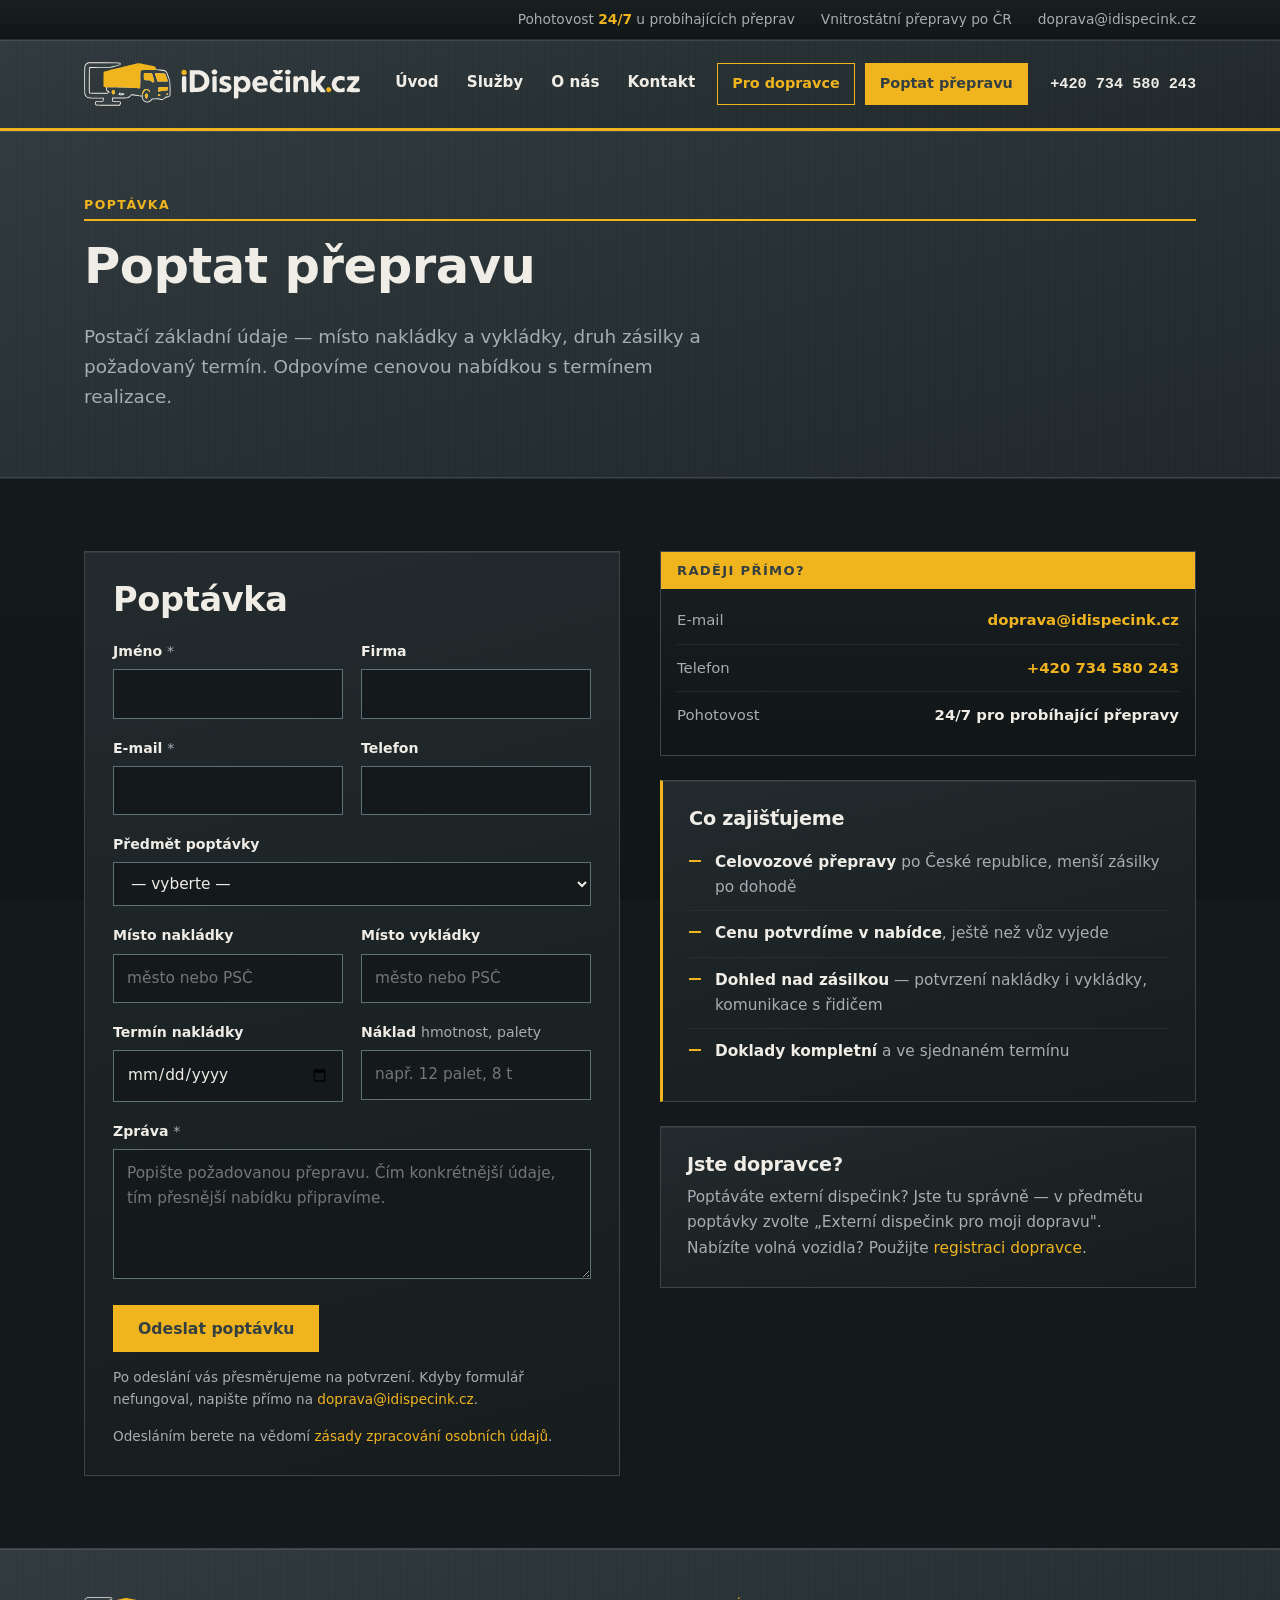
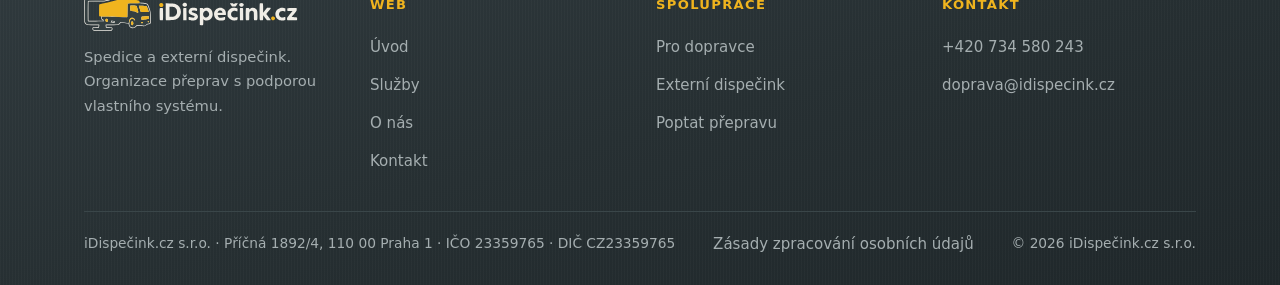
<file: poptat-prepravu.html>
<!doctype html>
<html lang="cs">
<head>
<meta charset="utf-8">
<meta name="viewport" content="width=device-width, initial-scale=1">
<title>Poptat přepravu — iDispečink.cz</title>
<meta name="description" content="Poptávkový formulář na celovozovou přepravu po České republice. Odpovíme cenovou nabídkou s termínem realizace.">
<meta name="robots" content="index, follow">
<link rel="canonical" href="https://idispecink.cz/poptat-prepravu.html">
<link rel="icon" href="favicon.ico" sizes="32x32">
<link rel="icon" href="assets/img/favicon.svg" type="image/svg+xml">
<link rel="apple-touch-icon" href="assets/img/apple-touch-icon.png">
<meta property="og:type" content="website">
<meta property="og:site_name" content="iDispečink.cz">
<meta property="og:locale" content="cs_CZ">
<meta property="og:title" content="Poptat přepravu — iDispečink.cz">
<meta property="og:description" content="Poptávkový formulář na celovozovou přepravu po České republice. Odpovíme cenovou nabídkou s termínem realizace.">
<meta property="og:url" content="https://idispecink.cz/poptat-prepravu.html">
<meta property="og:image" content="https://idispecink.cz/assets/img/og-idispecink.png">
<meta property="og:image:width" content="1200">
<meta property="og:image:height" content="630">
<meta name="twitter:card" content="summary_large_image">
<meta name="theme-color" content="#14191B">
<link rel="stylesheet" href="assets/css/firemni-styl.css">
<noscript>
  <!-- Bez JavaScriptu tlačítko Menu nefunguje. Rozbalovací menu proto
       na úzkých displejích zobrazíme rovnou a tlačítko schováme. -->
  <style>
    @media (max-width: 1080px) {
      .menu-prepinac { display: none; }
      .hlavicka .obal { flex-wrap: wrap; }
      #hlavni-menu {
        display: flex;
        flex-direction: row;
        flex-wrap: wrap;
        position: static;
        background: none;
        border-bottom: 0;
        padding: 0 0 12px;
        gap: 2px 18px;
      }
      #hlavni-menu a { padding: 6px 0; border-bottom: 2px solid transparent; }
      #hlavni-menu a[aria-current="page"] { border-bottom-color: var(--zluta); }
      #hlavni-menu a.tlacitko { border: 1px solid var(--zluta); padding: 6px 12px; margin: 4px 0 0; }
    }
  </style>
</noscript>
</head>
<body>
<a class="preskocit" href="#obsah">Přeskočit na obsah</a>

<div class="horni-pruh">
  <div class="obal">
    <span class="pohotovost">Pohotovost <b>24/7</b> u probíhajících přeprav</span>
    <span class="jen-siroke">Vnitrostátní přepravy po ČR</span>
    <a class="jen-siroke" href="mailto:doprava@idispecink.cz">doprava@idispecink.cz</a>
  </div>
</div>

<header class="hlavicka">
  <div class="obal">
    <a class="logo" href="index.html">
      <img src="assets/img/logo-idispecink.svg" alt="iDispečink.cz" width="240" height="38">
    </a>
    <nav class="menu" id="hlavni-menu" aria-label="Hlavní navigace">
      <a href="index.html">Úvod</a>
      <a href="sluzby.html">Služby</a>
      <a href="o-nas.html">O nás</a>
      <a href="kontakt.html">Kontakt</a>
      <a class="tlacitko obrys" href="pro-dopravce.html">Pro dopravce</a>
      <a class="tlacitko obrys" href="poptat-prepravu.html" aria-current="page">Poptat přepravu</a>
    </nav>
    <div class="hlavicka-akce">
      <a class="telefon" href="tel:+420734580243">
        <span class="telefon-cislo cislo">+420 734 580 243</span>
        <span class="telefon-kratky">Zavolat</span>
      </a>
      <button class="menu-prepinac" type="button" aria-expanded="false" aria-controls="hlavni-menu">
        Menu
      </button>
    </div>
  </div>
</header>

<main id="obsah">
<section class="hero jednoduchy">
  <div class="obal">
    <span class="nadpis-stitek">Poptávka</span>
    <h1>Poptat přepravu</h1>
    <p class="uvod">
      Postačí základní údaje — místo nakládky a vykládky, druh zásilky
      a požadovaný termín. Odpovíme cenovou nabídkou s termínem realizace.
    </p>
  </div>
</section>

<section class="sekce" id="poptavka">
  <div class="obal">
    <div class="mrizka dva" style="gap:40px;align-items:start">

      <form class="formular" action="odeslani.php" method="post">
        <h2 style="margin-bottom:.6em">Poptávka</h2>
        <input type="hidden" name="formular" value="poptavka">
        <div class="pole nevyplnovat" aria-hidden="true">
          <label for="k-www">Web</label>
          <input type="text" id="k-www" name="www" tabindex="-1" autocomplete="off">
        </div>

        <div class="pole-radek">
          <div class="pole">
            <label for="k-jmeno">Jméno <span class="napoveda">*</span></label>
            <input type="text" id="k-jmeno" name="jmeno" required autocomplete="name">
          </div>
          <div class="pole">
            <label for="k-firma">Firma</label>
            <input type="text" id="k-firma" name="firma" autocomplete="organization">
          </div>
        </div>

        <div class="pole-radek">
          <div class="pole">
            <label for="k-email">E-mail <span class="napoveda">*</span></label>
            <input type="email" id="k-email" name="email" required autocomplete="email">
          </div>
          <div class="pole">
            <label for="k-telefon">Telefon</label>
            <input type="tel" id="k-telefon" name="telefon" autocomplete="tel">
          </div>
        </div>

        <div class="pole">
          <label for="k-typ">Předmět poptávky</label>
          <select id="k-typ" name="typ">
            <option value="">— vyberte —</option>
            <option>Jednorázová přeprava</option>
            <option>Pravidelné přepravy</option>
            <option>Externí dispečink pro moji dopravu</option>
            <option>Jiné / upřesním ve zprávě</option>
          </select>
        </div>

        <div class="pole-radek">
          <div class="pole">
            <label for="k-odkud">Místo nakládky</label>
            <input type="text" id="k-odkud" name="odkud" placeholder="město nebo PSČ">
          </div>
          <div class="pole">
            <label for="k-kam">Místo vykládky</label>
            <input type="text" id="k-kam" name="kam" placeholder="město nebo PSČ">
          </div>
        </div>

        <div class="pole-radek">
          <div class="pole">
            <label for="k-termin">Termín nakládky</label>
            <input type="date" id="k-termin" name="termin">
          </div>
          <div class="pole">
            <label for="k-naklad">Náklad <span class="napoveda">hmotnost, palety</span></label>
            <input type="text" id="k-naklad" name="naklad" placeholder="např. 12 palet, 8 t">
          </div>
        </div>

        <div class="pole">
          <label for="k-zprava">Zpráva <span class="napoveda">*</span></label>
          <textarea id="k-zprava" name="zprava" required
                    placeholder="Popište požadovanou přepravu. Čím konkrétnější údaje, tím přesnější nabídku připravíme."></textarea>
        </div>

        <button class="tlacitko" type="submit">Odeslat poptávku</button>
        <p class="formular-poznamka formular-stav" role="status" aria-live="polite">
          Po odeslání vás přesměrujeme na potvrzení. Kdyby formulář nefungoval,
          napište přímo na <a href="mailto:doprava@idispecink.cz">doprava@idispecink.cz</a>.
        </p>
        <p class="formular-poznamka">
          Odesláním berete na vědomí <a href="zasady-osobnich-udaju.html">zásady zpracování osobních údajů</a>.
        </p>
      </form>

      <div>
        <aside class="hero-panel" aria-label="Rychlý kontakt">
          <div class="panel-hlava">Raději přímo?</div>
          <ul>
            <li><span>E-mail</span><span><a href="mailto:doprava@idispecink.cz">doprava@idispecink.cz</a></span></li>
            <li><span>Telefon</span><span><a href="tel:+420734580243">+420 734 580 243</a></span></li>
            <li><span>Pohotovost</span><span>24/7 pro probíhající přepravy</span></li>
          </ul>
        </aside>

        <div class="karta akcent" style="margin-top:24px">
          <h2 style="font-size:1.2rem">Co zajišťujeme</h2>
          <ul class="seznam">
            <li><b>Celovozové přepravy</b> po České republice, menší zásilky po dohodě</li>
            <li><b>Cenu potvrdíme v nabídce</b>, ještě než vůz vyjede</li>
            <li><b>Dohled nad zásilkou</b> — potvrzení nakládky i vykládky, komunikace s řidičem</li>
            <li><b>Doklady kompletní</b> a ve sjednaném termínu</li>
          </ul>
        </div>

        <div class="karta" style="margin-top:24px">
          <h2 style="font-size:1.2rem">Jste dopravce?</h2>
          <p>
            Poptáváte externí dispečink? Jste tu správně — v předmětu poptávky
            zvolte „Externí dispečink pro moji dopravu". Nabízíte volná vozidla?
            Použijte <a href="pro-dopravce.html#registrace">registraci dopravce</a>.
          </p>
        </div>
      </div>

    </div>
  </div>
</section>
</main>

<footer class="paticka">
  <div class="obal">
    <div class="mrizka ctyri">
      <div>
        <a class="logo" href="index.html">
          <img src="assets/img/logo-idispecink.svg" alt="iDispečink.cz" width="214" height="34">
        </a>
        <p>Spedice a externí dispečink. Organizace přeprav s podporou vlastního systému.</p>
      </div>
      <div>
        <h2>Web</h2>
        <ul>
          <li><a href="index.html">Úvod</a></li>
          <li><a href="sluzby.html">Služby</a></li>
          <li><a href="o-nas.html">O nás</a></li>
          <li><a href="kontakt.html">Kontakt</a></li>
        </ul>
      </div>
      <div>
        <h2>Spolupráce</h2>
        <ul>
          <li><a href="pro-dopravce.html">Pro dopravce</a></li>
          <li><a href="pro-dopravce.html#externi-dispecink">Externí dispečink</a></li>
          <li><a href="poptat-prepravu.html">Poptat přepravu</a></li>
        </ul>
      </div>
      <div>
        <h2>Kontakt</h2>
        <ul>
          <li><a href="tel:+420734580243">+420 734 580 243</a></li>
          <li><a href="mailto:doprava@idispecink.cz">doprava@idispecink.cz</a></li>
        </ul>
      </div>
    </div>
    <div class="id-paticka">
      <span>iDispečink.cz s.r.o. · Příčná 1892/4, 110 00 Praha 1 · IČO 23359765 · DIČ CZ23359765</span>
      <span><a href="zasady-osobnich-udaju.html">Zásady zpracování osobních údajů</a> <button type="button" class="cookies-nastaveni" hidden>Nastavení cookies</button></span>
      <span>© <span data-rok>2026</span> iDispečink.cz s.r.o.</span>
    </div>
  </div>
</footer>

<script src="assets/js/main.js"></script>
<script src="assets/js/mereni.js"></script>
</body>
</html>
</file>
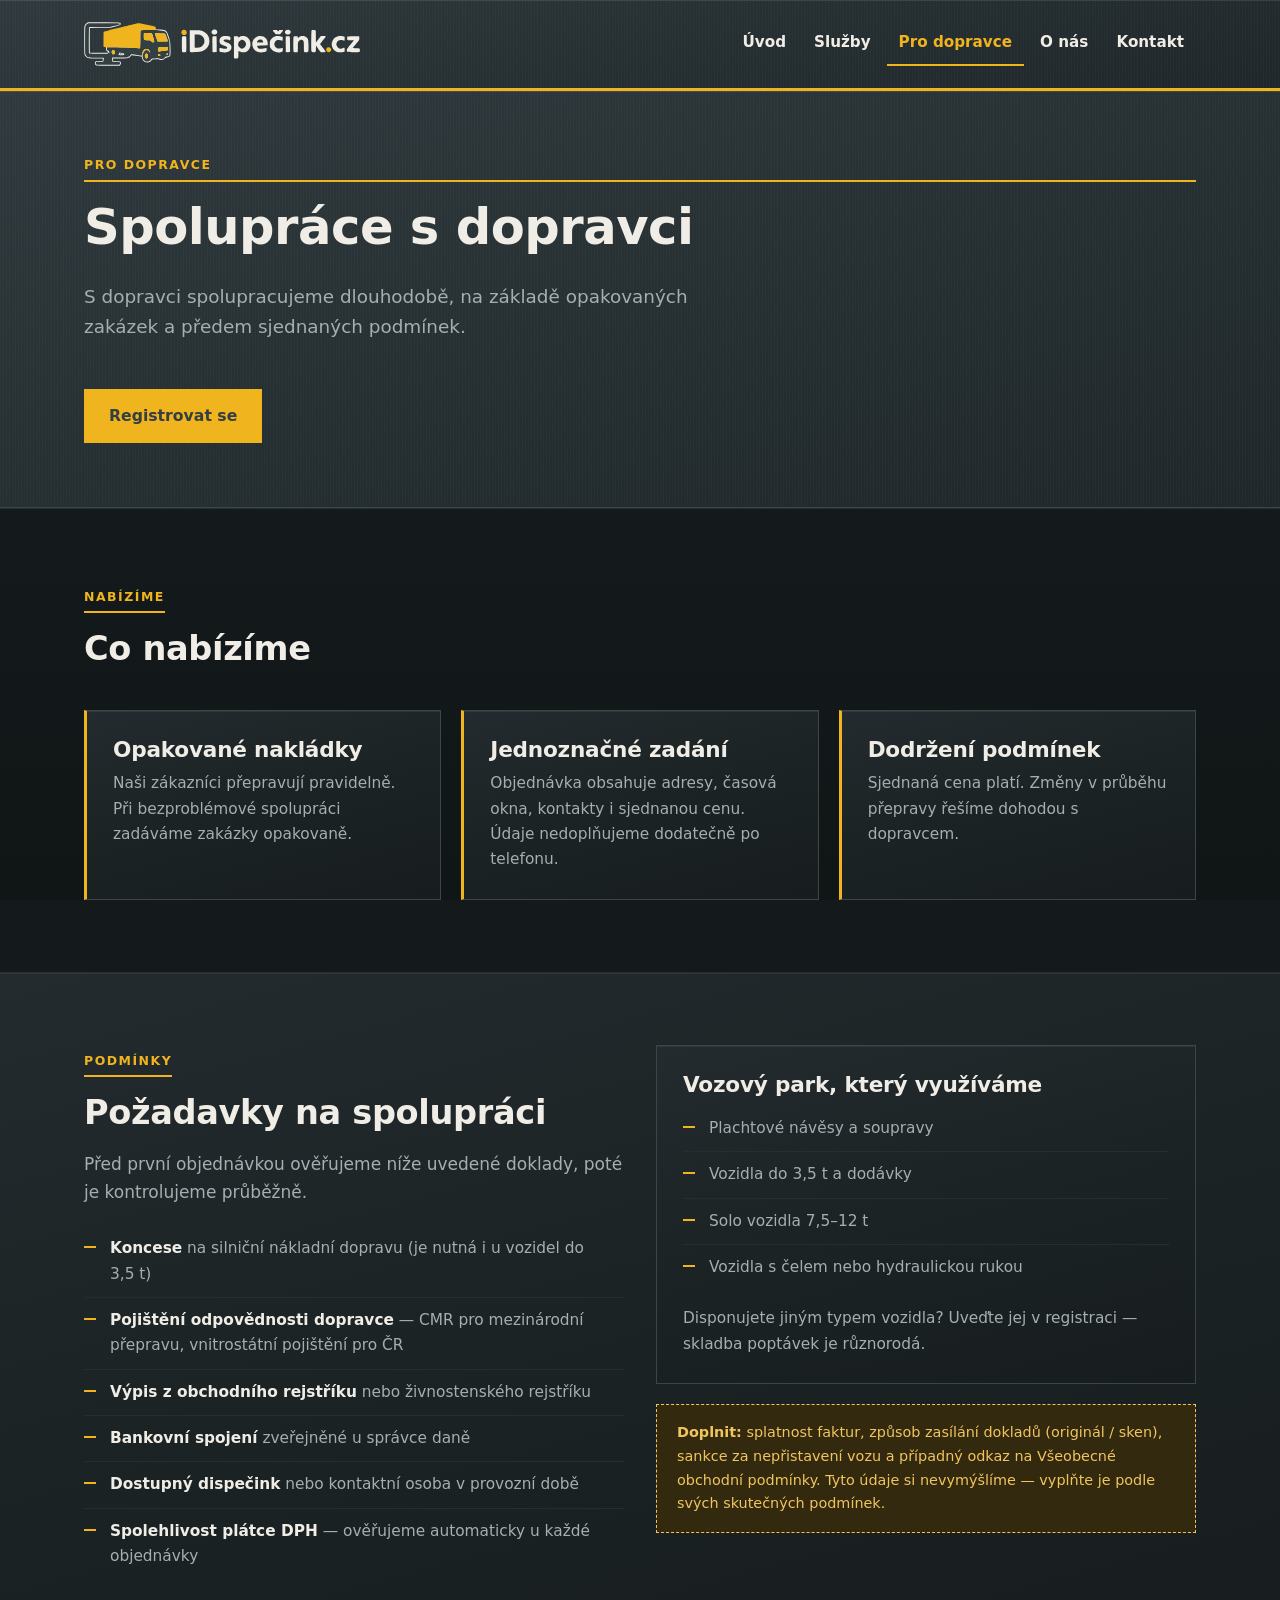
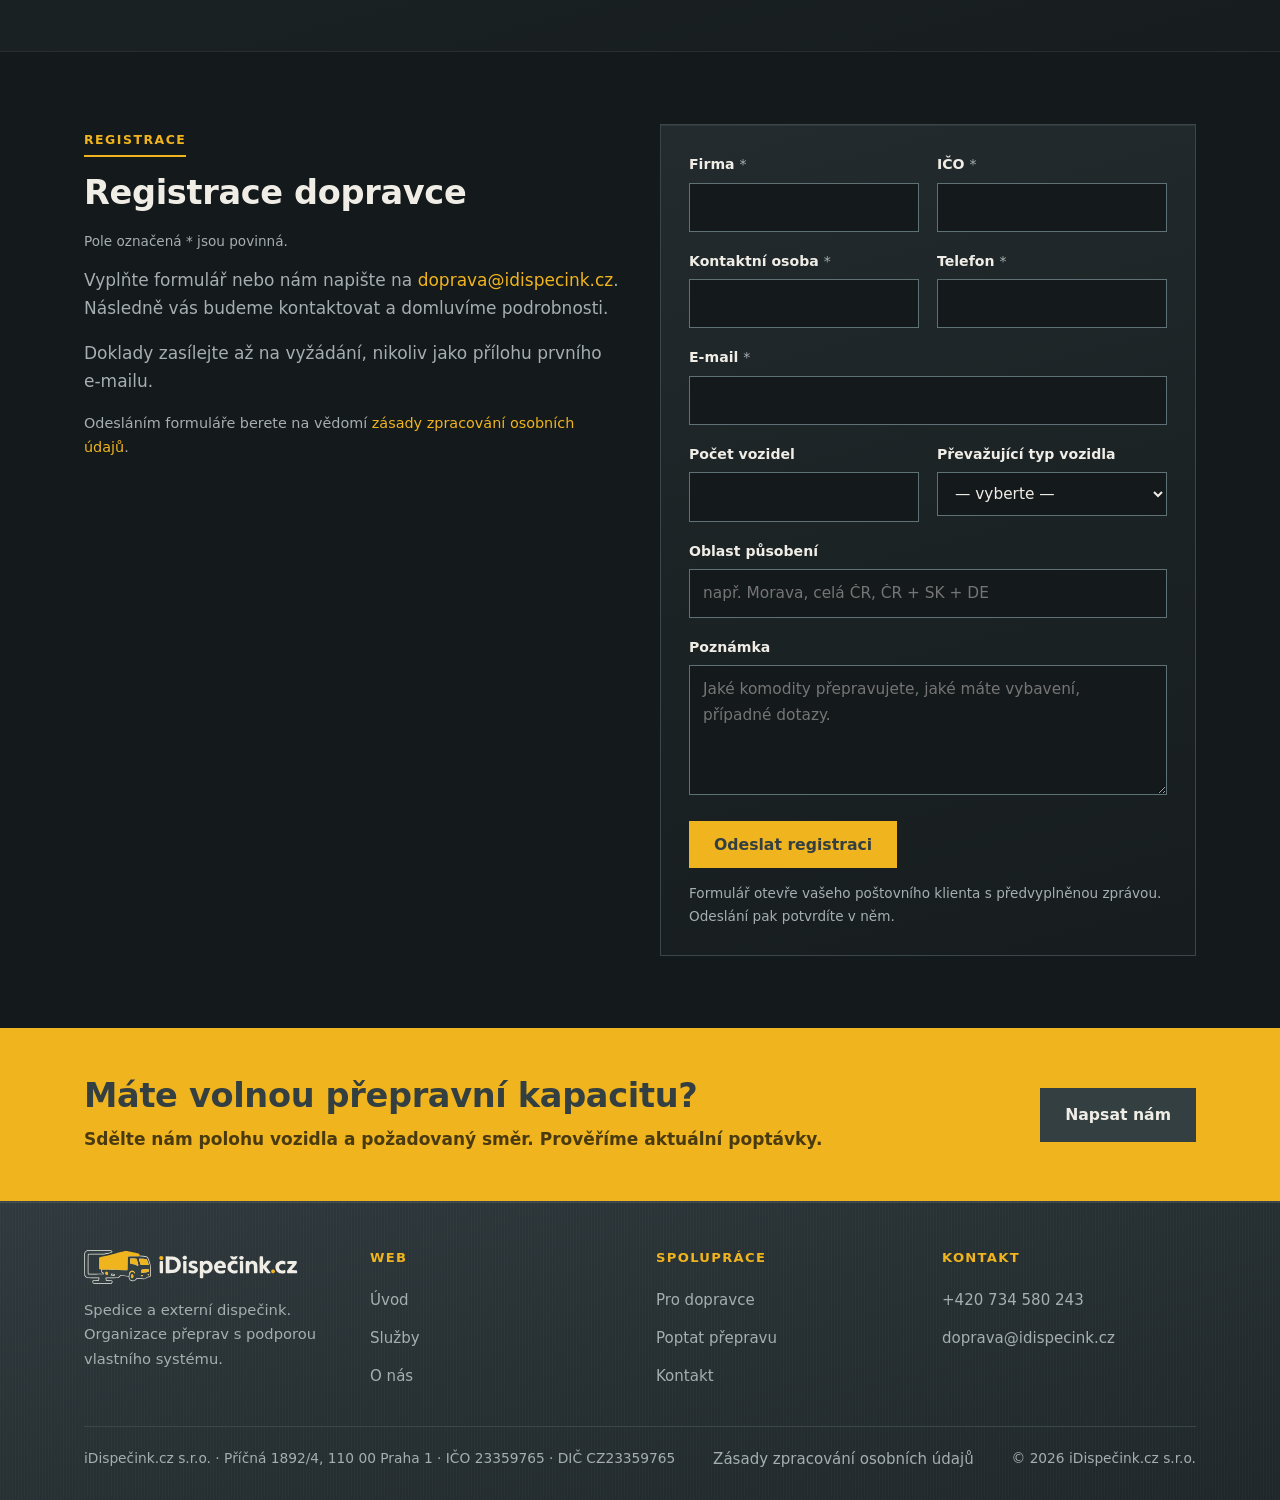
<file: pro-dopravce.html>
<!doctype html>
<html lang="cs">
<head>
<meta charset="utf-8">
<meta name="viewport" content="width=device-width, initial-scale=1">
<title>Pro dopravce — iDispečink.cz</title>
<meta name="description" content="Podmínky spolupráce pro dopravce, požadované doklady a registrační formulář. iDispečink.cz s.r.o.">
<meta name="robots" content="index, follow">
<link rel="canonical" href="https://idispecink.cz/pro-dopravce.html">
<link rel="icon" href="favicon.ico" sizes="32x32">
<link rel="icon" href="assets/img/favicon.svg" type="image/svg+xml">
<link rel="apple-touch-icon" href="assets/img/apple-touch-icon.png">
<meta property="og:type" content="website">
<meta property="og:site_name" content="iDispečink.cz">
<meta property="og:locale" content="cs_CZ">
<meta property="og:title" content="Pro dopravce — iDispečink.cz">
<meta property="og:description" content="Podmínky spolupráce pro dopravce, požadované doklady a registrační formulář. iDispečink.cz s.r.o.">
<meta property="og:url" content="https://idispecink.cz/pro-dopravce.html">
<meta property="og:image" content="https://idispecink.cz/assets/img/og-idispecink.png">
<meta property="og:image:width" content="1200">
<meta property="og:image:height" content="630">
<meta name="twitter:card" content="summary_large_image">
<meta name="theme-color" content="#262F32">
<link rel="stylesheet" href="assets/css/firemni-styl.css">
<noscript>
  <!-- Bez JavaScriptu tlačítko Menu nefunguje. Rozbalovací menu proto
       na úzkých displejích zobrazíme rovnou a tlačítko schováme. -->
  <style>
    @media (max-width: 880px) {
      .menu-prepinac { display: none; }
      .hlavicka .obal { flex-wrap: wrap; }
      #hlavni-menu {
        display: flex;
        flex-direction: row;
        flex-wrap: wrap;
        position: static;
        background: none;
        border-bottom: 0;
        padding: 0 0 12px;
        gap: 2px 18px;
      }
      #hlavni-menu a { padding: 6px 0; border-bottom: 2px solid transparent; }
      #hlavni-menu a[aria-current="page"] { border-bottom-color: var(--zluta); }
    }
  </style>
</noscript>
</head>
<body>
<a class="preskocit" href="#obsah">Přeskočit na obsah</a>

<header class="hlavicka">
  <div class="obal">
    <a class="logo" href="index.html">
      <img src="assets/img/logo-idispecink.svg" alt="iDispečink.cz" width="240" height="38">
    </a>
    <button class="menu-prepinac" type="button" aria-expanded="false" aria-controls="hlavni-menu">
      Menu
    </button>
    <nav class="menu" id="hlavni-menu" aria-label="Hlavní navigace">
      <a href="index.html">Úvod</a>
      <a href="sluzby.html">Služby</a>
      <a href="pro-dopravce.html" aria-current="page">Pro dopravce</a>
      <a href="o-nas.html">O nás</a>
      <a href="kontakt.html">Kontakt</a>
    </nav>
  </div>
</header>

<main id="obsah">
<section class="hero jednoduchy">
  <div class="obal">
    <span class="nadpis-stitek">Pro dopravce</span>
    <h1>Spolupráce s dopravci</h1>
    <p class="uvod">
      S dopravci spolupracujeme dlouhodobě, na základě opakovaných zakázek
      a předem sjednaných podmínek.
    </p>
    <div class="tlacitka">
      <a class="tlacitko" href="#registrace">Registrovat se</a>
    </div>
  </div>
</section>

<section class="sekce">
  <div class="obal">
    <div class="sekce-hlava">
      <span class="nadpis-stitek">Nabízíme</span>
      <h2>Co nabízíme</h2>
    </div>
    <div class="mrizka tri">
      <article class="karta akcent">
        <h3>Opakované nakládky</h3>
        <p>Naši zákazníci přepravují pravidelně. Při bezproblémové spolupráci zadáváme zakázky opakovaně.</p>
      </article>
      <article class="karta akcent">
        <h3>Jednoznačné zadání</h3>
        <p>Objednávka obsahuje adresy, časová okna, kontakty i sjednanou cenu. Údaje nedoplňujeme dodatečně po telefonu.</p>
      </article>
      <article class="karta akcent">
        <h3>Dodržení podmínek</h3>
        <p>Sjednaná cena platí. Změny v průběhu přepravy řešíme dohodou s dopravcem.</p>
      </article>
    </div>
  </div>
</section>

<section class="sekce plocha">
  <div class="obal">
    <div class="mrizka dva" style="gap:32px">
      <div>
        <span class="nadpis-stitek">Podmínky</span>
        <h2>Požadavky na spolupráci</h2>
        <p style="color:var(--text-tlum)">
          Před první objednávkou ověřujeme níže uvedené doklady, poté je kontrolujeme
          průběžně.
        </p>
        <ul class="seznam" style="margin-top:20px">
          <li><b>Koncese</b> na silniční nákladní dopravu (je nutná i u vozidel do 3,5&nbsp;t)</li>
          <li><b>Pojištění odpovědnosti dopravce</b> — CMR pro mezinárodní přepravu, vnitrostátní pojištění pro ČR</li>
          <li><b>Výpis z obchodního rejstříku</b> nebo živnostenského rejstříku</li>
          <li><b>Bankovní spojení</b> zveřejněné u správce daně</li>
          <li><b>Dostupný dispečink</b> nebo kontaktní osoba v provozní době</li>
          <li><b>Spolehlivost plátce DPH</b> — ověřujeme automaticky u každé objednávky</li>
        </ul>
      </div>

      <div>
        <div class="karta">
          <h3>Vozový park, který využíváme</h3>
          <ul class="seznam">
            <li>Plachtové návěsy a soupravy</li>
            <li>Vozidla do 3,5&nbsp;t a dodávky</li>
            <li>Solo vozidla 7,5–12&nbsp;t</li>
            <li>Vozidla s čelem nebo hydraulickou rukou</li>
          </ul>
          <p style="margin-top:16px">
            Disponujete jiným typem vozidla? Uveďte jej v registraci — skladba
            poptávek je různorodá.
          </p>
        </div>

        <!-- PLACEHOLDER — doplnit reálné obchodní podmínky a smazat rámeček -->
        <div class="doplnit" style="margin-top:20px">
          <b>Doplnit:</b> splatnost faktur, způsob zasílání dokladů (originál / sken),
          sankce za nepřistavení vozu a případný odkaz na Všeobecné obchodní podmínky.
          Tyto údaje si nevymýšlíme — vyplňte je podle svých skutečných podmínek.
        </div>
      </div>
    </div>
  </div>
</section>

<section class="sekce" id="registrace">
  <div class="obal">
    <div class="mrizka dva" style="gap:40px">
      <div>
        <span class="nadpis-stitek">Registrace</span>
        <h2>Registrace dopravce</h2>
        <p class="formular-poznamka" style="margin-top:0">Pole označená * jsou povinná.</p>
        <p style="color:var(--text-tlum)">
          Vyplňte formulář nebo nám napište na
          <a href="mailto:doprava@idispecink.cz">doprava@idispecink.cz</a>.
          Následně vás budeme kontaktovat a domluvíme podrobnosti.
        </p>
        <p style="color:var(--text-tlum)">
          Doklady zasílejte až na vyžádání, nikoliv jako přílohu prvního e-mailu.
        </p>
        <p style="color:var(--text-tlum);font-size:.9rem">
          Odesláním formuláře berete na vědomí
          <a href="zasady-osobnich-udaju.html">zásady zpracování osobních údajů</a>.
        </p>
      </div>

      <form class="formular" data-mailto data-prijemce="doprava@idispecink.cz"
            data-predmet="Registrace dopravce z webu">
        <div class="pole-radek">
          <div class="pole">
            <label for="d-firma">Firma <span class="napoveda">*</span></label>
            <input type="text" id="d-firma" name="firma" data-popisek="Firma" required autocomplete="organization">
          </div>
          <div class="pole">
            <label for="d-ico">IČO <span class="napoveda">*</span></label>
            <input type="text" id="d-ico" name="ico" data-popisek="IČO" required inputmode="numeric">
          </div>
        </div>

        <div class="pole-radek">
          <div class="pole">
            <label for="d-osoba">Kontaktní osoba <span class="napoveda">*</span></label>
            <input type="text" id="d-osoba" name="osoba" data-popisek="Kontaktní osoba" required autocomplete="name">
          </div>
          <div class="pole">
            <label for="d-telefon">Telefon <span class="napoveda">*</span></label>
            <input type="tel" id="d-telefon" name="telefon" data-popisek="Telefon" required autocomplete="tel">
          </div>
        </div>

        <div class="pole">
          <label for="d-email">E-mail <span class="napoveda">*</span></label>
          <input type="email" id="d-email" name="email" data-popisek="E-mail" required autocomplete="email">
        </div>

        <div class="pole-radek">
          <div class="pole">
            <label for="d-vozy">Počet vozidel</label>
            <input type="number" id="d-vozy" name="vozy" data-popisek="Počet vozidel" min="1" step="1">
          </div>
          <div class="pole">
            <label for="d-typ">Převažující typ vozidla</label>
            <select id="d-typ" name="typ" data-popisek="Typ vozidla">
              <option value="">— vyberte —</option>
              <option>Souprava / návěs plachta</option>
              <option>Solo 7,5–12&nbsp;t</option>
              <option>Dodávka do 3,5&nbsp;t</option>
              <option>Vozidlo s čelem nebo rukou</option>
              <option>Jiné</option>
            </select>
          </div>
        </div>

        <div class="pole">
          <label for="d-oblast">Oblast působení</label>
          <input type="text" id="d-oblast" name="oblast" data-popisek="Oblast působení"
                 placeholder="např. Morava, celá ČR, ČR + SK + DE">
        </div>

        <div class="pole">
          <label for="d-zprava">Poznámka</label>
          <textarea id="d-zprava" name="zprava" data-popisek="Poznámka"
                    placeholder="Jaké komodity přepravujete, jaké máte vybavení, případné dotazy."></textarea>
        </div>

        <button class="tlacitko" type="submit">Odeslat registraci</button>
        <p class="formular-poznamka formular-stav" role="status" aria-live="polite">
          Formulář otevře vašeho poštovního klienta s předvyplněnou zprávou. Odeslání pak potvrdíte v něm.
        </p>
      </form>
    </div>
  </div>
</section>
<section class="vyzva">
  <div class="obal">
    <div>
      <h2>Máte volnou přepravní kapacitu?</h2>
      <p>Sdělte nám polohu vozidla a požadovaný směr. Prověříme aktuální poptávky.</p>
    </div>
    <div class="tlacitka" style="margin-top:0">
      <a class="tlacitko" href="kontakt.html#poptavka">Napsat nám</a>
    </div>
  </div>
</section>
</main>

<footer class="paticka">
  <div class="obal">
    <div class="mrizka ctyri">
      <div>
        <a class="logo" href="index.html">
          <img src="assets/img/logo-idispecink.svg" alt="iDispečink.cz" width="214" height="34">
        </a>
        <p>Spedice a externí dispečink. Organizace přeprav s podporou vlastního systému.</p>
      </div>
      <div>
        <h2>Web</h2>
        <ul>
          <li><a href="index.html">Úvod</a></li>
          <li><a href="sluzby.html">Služby</a></li>
          <li><a href="o-nas.html">O nás</a></li>
        </ul>
      </div>
      <div>
        <h2>Spolupráce</h2>
        <ul>
          <li><a href="pro-dopravce.html">Pro dopravce</a></li>
          <li><a href="kontakt.html#poptavka">Poptat přepravu</a></li>
          <li><a href="kontakt.html">Kontakt</a></li>
        </ul>
      </div>
      <div>
        <h2>Kontakt</h2>
        <ul>
          <li><a href="tel:+420734580243">+420 734 580 243</a></li>
          <li><a href="mailto:doprava@idispecink.cz">doprava@idispecink.cz</a></li>
        </ul>
      </div>
    </div>
    <div class="id-paticka">
      <span>iDispečink.cz s.r.o. · Příčná 1892/4, 110&nbsp;00 Praha 1 · IČO 23359765 · DIČ CZ23359765</span>
      <span><a href="zasady-osobnich-udaju.html">Zásady zpracování osobních údajů</a></span>
      <span>© <span data-rok>2026</span> iDispečink.cz s.r.o.</span>
    </div>
  </div>
</footer>

<script src="assets/js/main.js"></script>
</body>
</html>
</file>
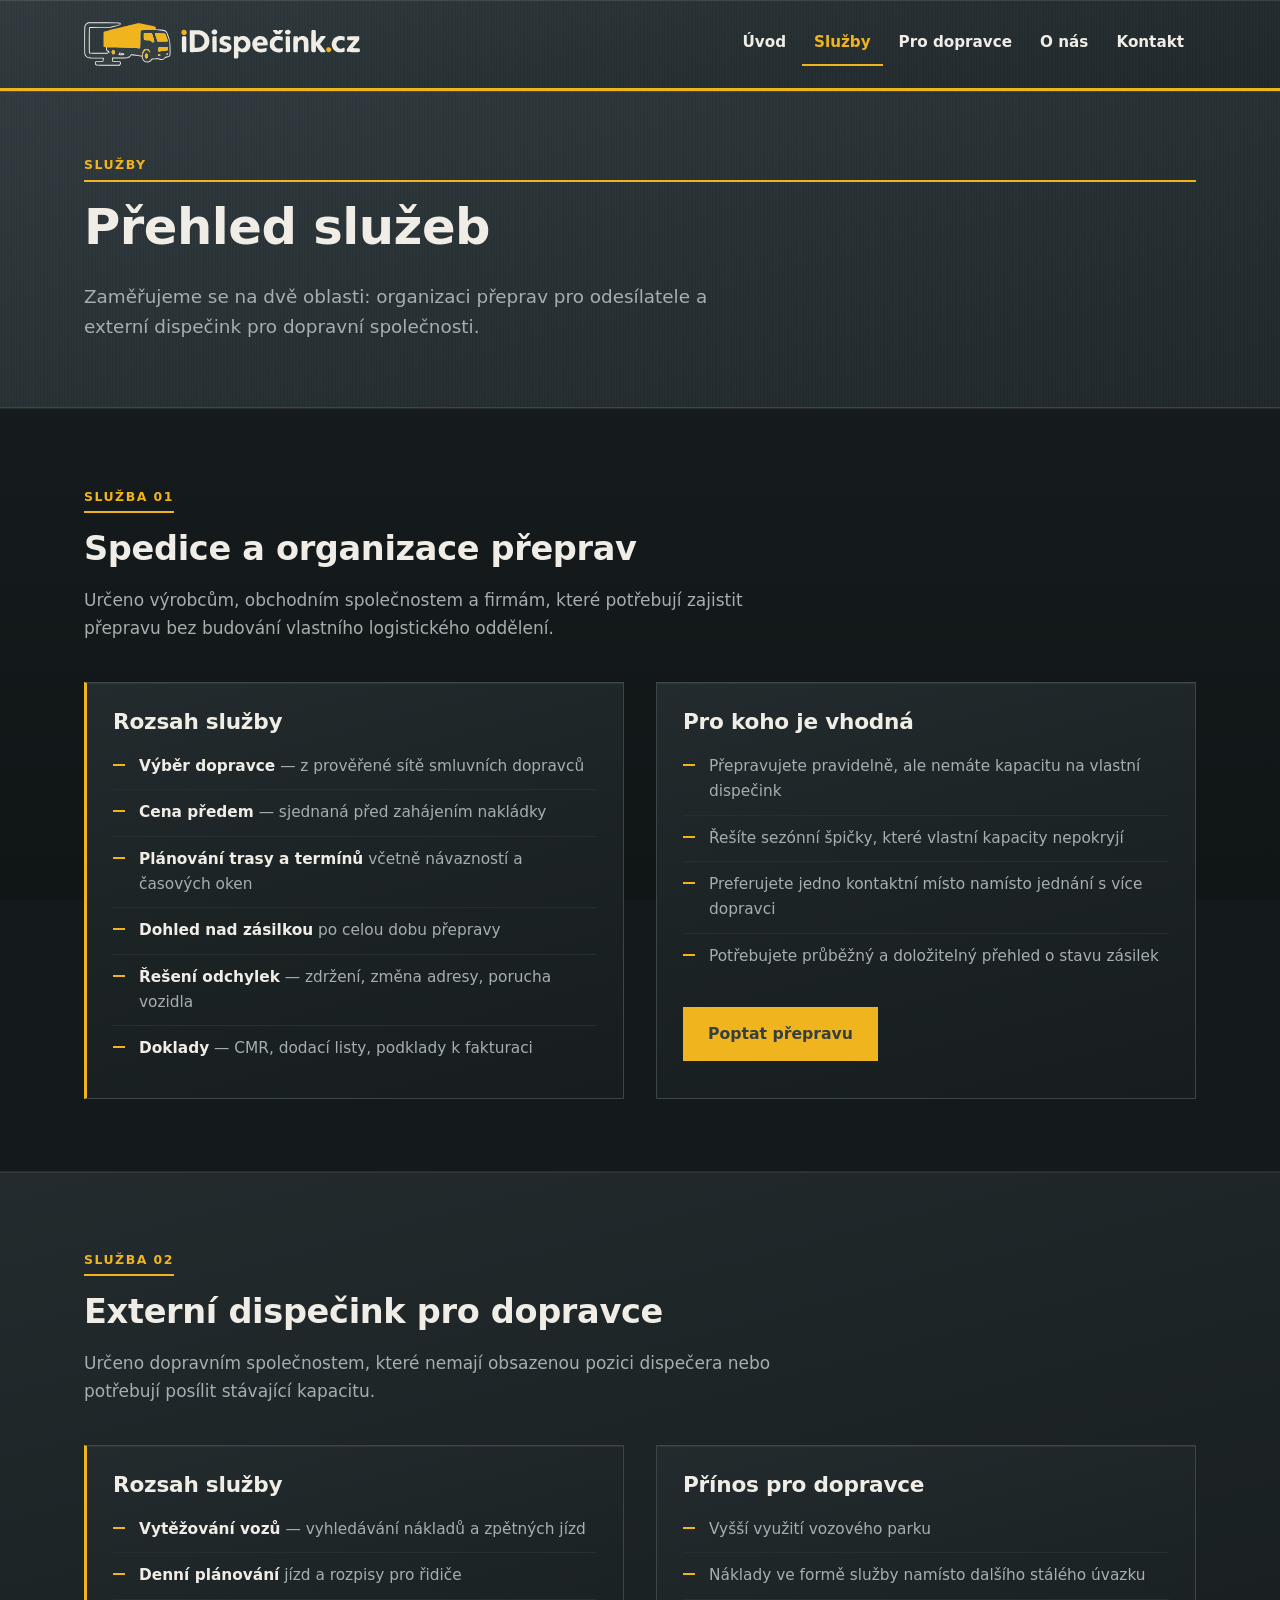
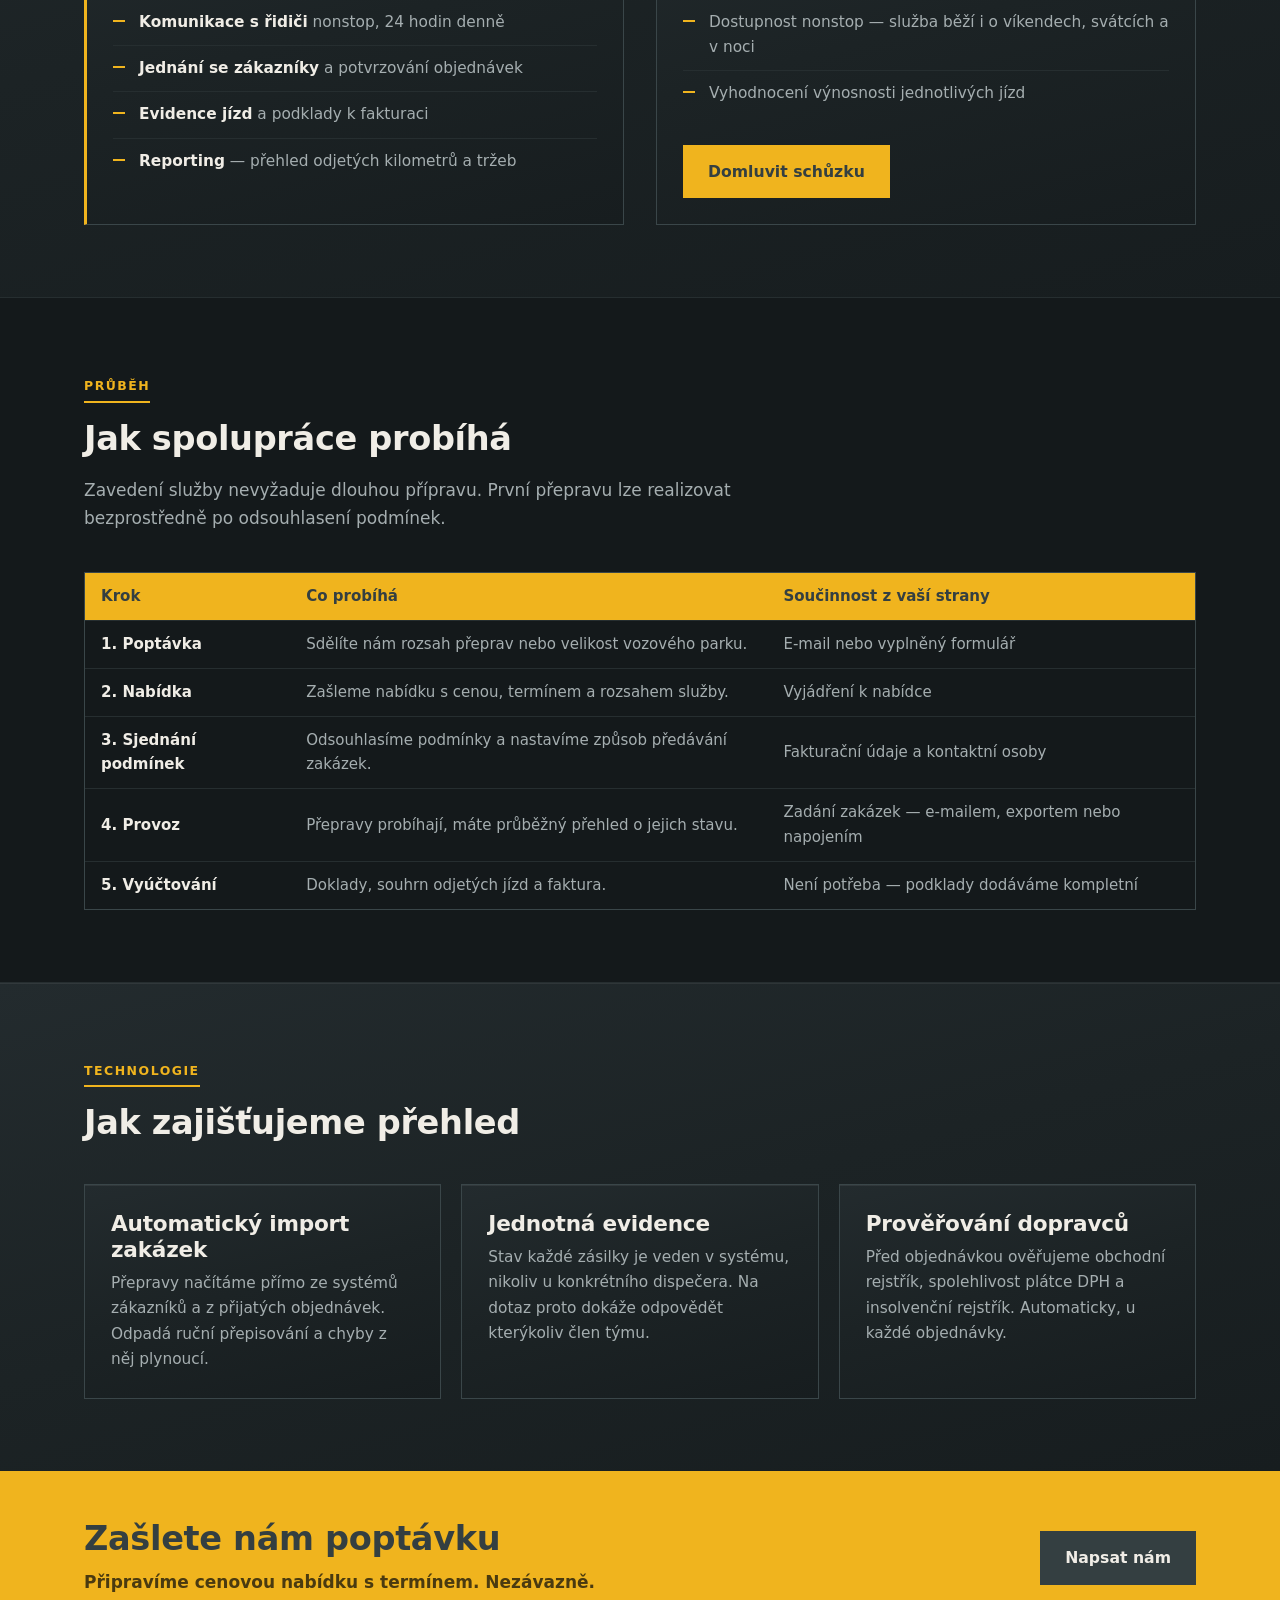
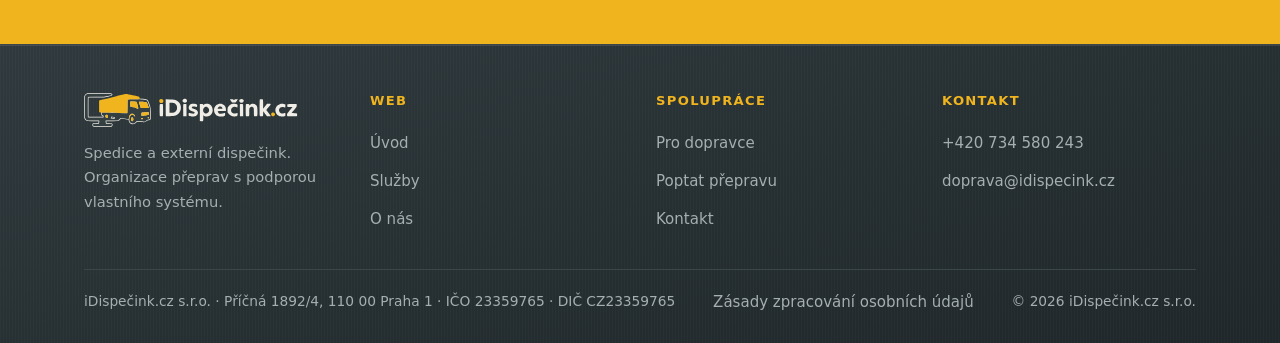
<file: sluzby.html>
<!doctype html>
<html lang="cs">
<head>
<meta charset="utf-8">
<meta name="viewport" content="width=device-width, initial-scale=1">
<title>Služby — iDispečink.cz</title>
<meta name="description" content="Organizace přeprav pro odesílatele a externí dispečink pro dopravní společnosti. Rozsah služeb a průběh spolupráce.">
<meta name="robots" content="index, follow">
<link rel="canonical" href="https://idispecink.cz/sluzby.html">
<link rel="icon" href="favicon.ico" sizes="32x32">
<link rel="icon" href="assets/img/favicon.svg" type="image/svg+xml">
<link rel="apple-touch-icon" href="assets/img/apple-touch-icon.png">
<meta property="og:type" content="website">
<meta property="og:site_name" content="iDispečink.cz">
<meta property="og:locale" content="cs_CZ">
<meta property="og:title" content="Služby — iDispečink.cz">
<meta property="og:description" content="Organizace přeprav pro odesílatele a externí dispečink pro dopravní společnosti. Rozsah služeb a průběh spolupráce.">
<meta property="og:url" content="https://idispecink.cz/sluzby.html">
<meta property="og:image" content="https://idispecink.cz/assets/img/og-idispecink.png">
<meta property="og:image:width" content="1200">
<meta property="og:image:height" content="630">
<meta name="twitter:card" content="summary_large_image">
<meta name="theme-color" content="#262F32">
<link rel="stylesheet" href="assets/css/firemni-styl.css">
<noscript>
  <!-- Bez JavaScriptu tlačítko Menu nefunguje. Rozbalovací menu proto
       na úzkých displejích zobrazíme rovnou a tlačítko schováme. -->
  <style>
    @media (max-width: 880px) {
      .menu-prepinac { display: none; }
      .hlavicka .obal { flex-wrap: wrap; }
      #hlavni-menu {
        display: flex;
        flex-direction: row;
        flex-wrap: wrap;
        position: static;
        background: none;
        border-bottom: 0;
        padding: 0 0 12px;
        gap: 2px 18px;
      }
      #hlavni-menu a { padding: 6px 0; border-bottom: 2px solid transparent; }
      #hlavni-menu a[aria-current="page"] { border-bottom-color: var(--zluta); }
    }
  </style>
</noscript>
</head>
<body>
<a class="preskocit" href="#obsah">Přeskočit na obsah</a>

<header class="hlavicka">
  <div class="obal">
    <a class="logo" href="index.html">
      <img src="assets/img/logo-idispecink.svg" alt="iDispečink.cz" width="240" height="38">
    </a>
    <button class="menu-prepinac" type="button" aria-expanded="false" aria-controls="hlavni-menu">
      Menu
    </button>
    <nav class="menu" id="hlavni-menu" aria-label="Hlavní navigace">
      <a href="index.html">Úvod</a>
      <a href="sluzby.html" aria-current="page">Služby</a>
      <a href="pro-dopravce.html">Pro dopravce</a>
      <a href="o-nas.html">O nás</a>
      <a href="kontakt.html">Kontakt</a>
    </nav>
  </div>
</header>

<main id="obsah">
<section class="hero jednoduchy">
  <div class="obal">
    <span class="nadpis-stitek">Služby</span>
    <h1>Přehled služeb</h1>
    <p class="uvod">
      Zaměřujeme se na dvě oblasti: organizaci přeprav pro odesílatele
      a externí dispečink pro dopravní společnosti.
    </p>
  </div>
</section>

<section class="sekce" id="spedice">
  <div class="obal">
    <div class="sekce-hlava">
      <span class="nadpis-stitek">Služba 01</span>
      <h2>Spedice a organizace přeprav</h2>
      <p>Určeno výrobcům, obchodním společnostem a firmám, které potřebují zajistit přepravu bez budování vlastního logistického oddělení.</p>
    </div>

    <div class="mrizka dva" style="gap:32px">
      <div class="karta akcent">
        <h3>Rozsah služby</h3>
        <ul class="seznam">
          <li><b>Výběr dopravce</b> — z prověřené sítě smluvních dopravců</li>
          <li><b>Cena předem</b> — sjednaná před zahájením nakládky</li>
          <li><b>Plánování trasy a termínů</b> včetně návazností a časových oken</li>
          <li><b>Dohled nad zásilkou</b> po celou dobu přepravy</li>
          <li><b>Řešení odchylek</b> — zdržení, změna adresy, porucha vozidla</li>
          <li><b>Doklady</b> — CMR, dodací listy, podklady k fakturaci</li>
        </ul>
      </div>
      <div class="karta">
        <h3>Pro koho je vhodná</h3>
        <ul class="seznam">
          <li>Přepravujete pravidelně, ale nemáte kapacitu na vlastní dispečink</li>
          <li>Řešíte sezónní špičky, které vlastní kapacity nepokryjí</li>
          <li>Preferujete jedno kontaktní místo namísto jednání s více dopravci</li>
          <li>Potřebujete průběžný a doložitelný přehled o stavu zásilek</li>
        </ul>
        <div class="tlacitka">
          <a class="tlacitko" href="kontakt.html#poptavka">Poptat přepravu</a>
        </div>
      </div>
    </div>
  </div>
</section>

<section class="sekce plocha" id="dispecink">
  <div class="obal">
    <div class="sekce-hlava">
      <span class="nadpis-stitek">Služba 02</span>
      <h2>Externí dispečink pro dopravce</h2>
      <p>Určeno dopravním společnostem, které nemají obsazenou pozici dispečera nebo potřebují posílit stávající kapacitu.</p>
    </div>

    <div class="mrizka dva" style="gap:32px">
      <div class="karta akcent">
        <h3>Rozsah služby</h3>
        <ul class="seznam">
          <li><b>Vytěžování vozů</b> — vyhledávání nákladů a zpětných jízd</li>
          <li><b>Denní plánování</b> jízd a rozpisy pro řidiče</li>
          <li><b>Komunikace s řidiči</b> nonstop, 24 hodin denně</li>
          <li><b>Jednání se zákazníky</b> a potvrzování objednávek</li>
          <li><b>Evidence jízd</b> a podklady k fakturaci</li>
          <li><b>Reporting</b> — přehled odjetých kilometrů a tržeb</li>
        </ul>
      </div>
      <div class="karta">
        <h3>Přínos pro dopravce</h3>
        <ul class="seznam">
          <li>Vyšší využití vozového parku</li>
          <li>Náklady ve formě služby namísto dalšího stálého úvazku</li>
          <li>Dostupnost nonstop — služba běží i o víkendech, svátcích a v noci</li>
          <li>Vyhodnocení výnosnosti jednotlivých jízd</li>
        </ul>
        <div class="tlacitka">
          <a class="tlacitko" href="kontakt.html#poptavka">Domluvit schůzku</a>
        </div>
      </div>
    </div>
  </div>
</section>

<section class="sekce">
  <div class="obal">
    <div class="sekce-hlava">
      <span class="nadpis-stitek">Průběh</span>
      <h2>Jak spolupráce probíhá</h2>
      <p>Zavedení služby nevyžaduje dlouhou přípravu. První přepravu lze realizovat bezprostředně po odsouhlasení podmínek.</p>
    </div>

    <div class="tabulka-obal">
      <table class="id-tabulka">
        <thead>
          <tr>
            <th>Krok</th>
            <th>Co probíhá</th>
            <th>Součinnost z vaší strany</th>
          </tr>
        </thead>
        <tbody>
          <tr>
            <td>1. Poptávka</td>
            <td>Sdělíte nám rozsah přeprav nebo velikost vozového parku.</td>
            <td>E-mail nebo vyplněný formulář</td>
          </tr>
          <tr>
            <td>2. Nabídka</td>
            <td>Zašleme nabídku s cenou, termínem a rozsahem služby.</td>
            <td>Vyjádření k nabídce</td>
          </tr>
          <tr>
            <td>3. Sjednání podmínek</td>
            <td>Odsouhlasíme podmínky a nastavíme způsob předávání zakázek.</td>
            <td>Fakturační údaje a kontaktní osoby</td>
          </tr>
          <tr>
            <td>4. Provoz</td>
            <td>Přepravy probíhají, máte průběžný přehled o jejich stavu.</td>
            <td>Zadání zakázek — e-mailem, exportem nebo napojením</td>
          </tr>
          <tr>
            <td>5. Vyúčtování</td>
            <td>Doklady, souhrn odjetých jízd a faktura.</td>
            <td>Není potřeba — podklady dodáváme kompletní</td>
          </tr>
        </tbody>
      </table>
    </div>
  </div>
</section>

<section class="sekce plocha">
  <div class="obal">
    <div class="sekce-hlava">
      <span class="nadpis-stitek">Technologie</span>
      <h2>Jak zajišťujeme přehled</h2>
    </div>
    <div class="mrizka tri">
      <article class="karta">
        <h3>Automatický import zakázek</h3>
        <p>Přepravy načítáme přímo ze systémů zákazníků a z přijatých objednávek. Odpadá ruční přepisování a chyby z něj plynoucí.</p>
      </article>
      <article class="karta">
        <h3>Jednotná evidence</h3>
        <p>Stav každé zásilky je veden v systému, nikoliv u konkrétního dispečera. Na dotaz proto dokáže odpovědět kterýkoliv člen týmu.</p>
      </article>
      <article class="karta">
        <h3>Prověřování dopravců</h3>
        <p>Před objednávkou ověřujeme obchodní rejstřík, spolehlivost plátce DPH a insolvenční rejstřík. Automaticky, u každé objednávky.</p>
      </article>
    </div>
  </div>
</section>
<section class="vyzva">
  <div class="obal">
    <div>
      <h2>Zašlete nám poptávku</h2>
      <p>Připravíme cenovou nabídku s termínem. Nezávazně.</p>
    </div>
    <div class="tlacitka" style="margin-top:0">
      <a class="tlacitko" href="kontakt.html#poptavka">Napsat nám</a>
    </div>
  </div>
</section>
</main>

<footer class="paticka">
  <div class="obal">
    <div class="mrizka ctyri">
      <div>
        <a class="logo" href="index.html">
          <img src="assets/img/logo-idispecink.svg" alt="iDispečink.cz" width="214" height="34">
        </a>
        <p>Spedice a externí dispečink. Organizace přeprav s podporou vlastního systému.</p>
      </div>
      <div>
        <h2>Web</h2>
        <ul>
          <li><a href="index.html">Úvod</a></li>
          <li><a href="sluzby.html">Služby</a></li>
          <li><a href="o-nas.html">O nás</a></li>
        </ul>
      </div>
      <div>
        <h2>Spolupráce</h2>
        <ul>
          <li><a href="pro-dopravce.html">Pro dopravce</a></li>
          <li><a href="kontakt.html#poptavka">Poptat přepravu</a></li>
          <li><a href="kontakt.html">Kontakt</a></li>
        </ul>
      </div>
      <div>
        <h2>Kontakt</h2>
        <ul>
          <li><a href="tel:+420734580243">+420 734 580 243</a></li>
          <li><a href="mailto:doprava@idispecink.cz">doprava@idispecink.cz</a></li>
        </ul>
      </div>
    </div>
    <div class="id-paticka">
      <span>iDispečink.cz s.r.o. · Příčná 1892/4, 110&nbsp;00 Praha 1 · IČO 23359765 · DIČ CZ23359765</span>
      <span><a href="zasady-osobnich-udaju.html">Zásady zpracování osobních údajů</a></span>
      <span>© <span data-rok>2026</span> iDispečink.cz s.r.o.</span>
    </div>
  </div>
</footer>

<script src="assets/js/main.js"></script>
</body>
</html>
</file>
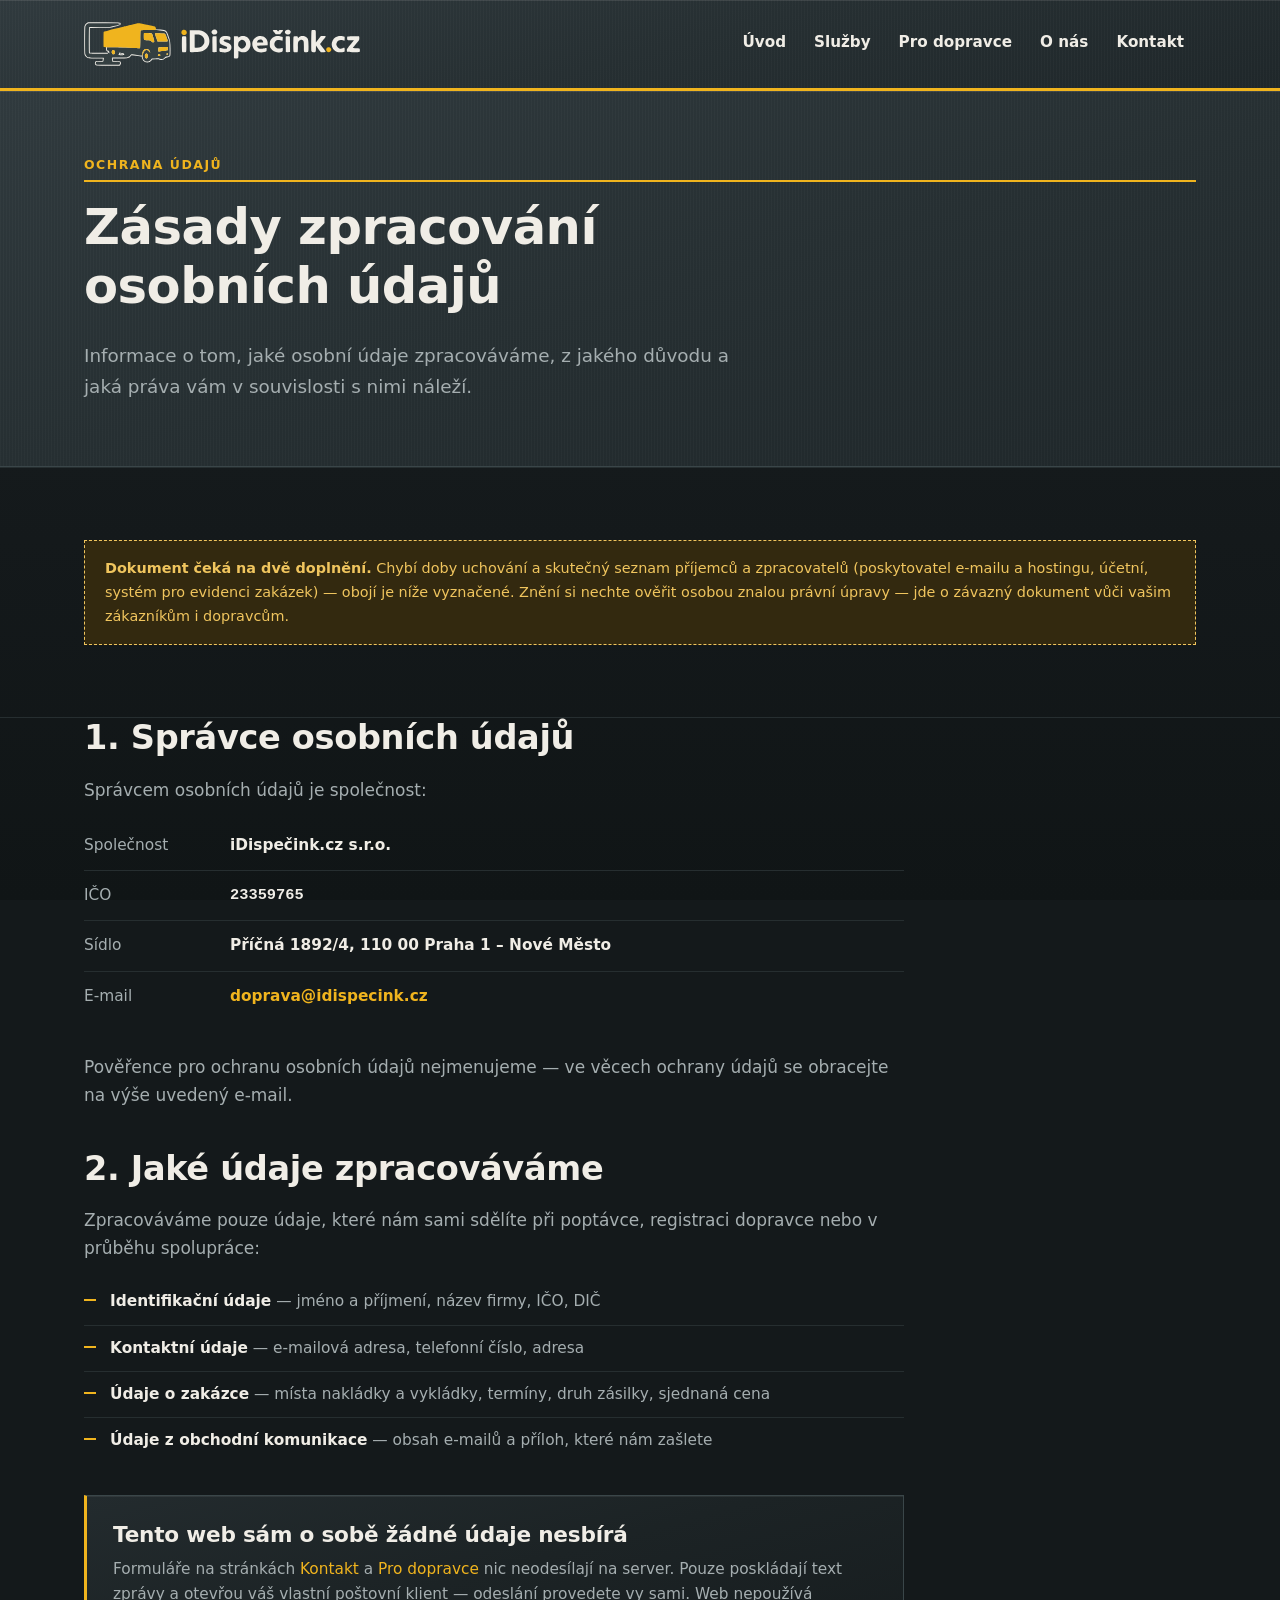
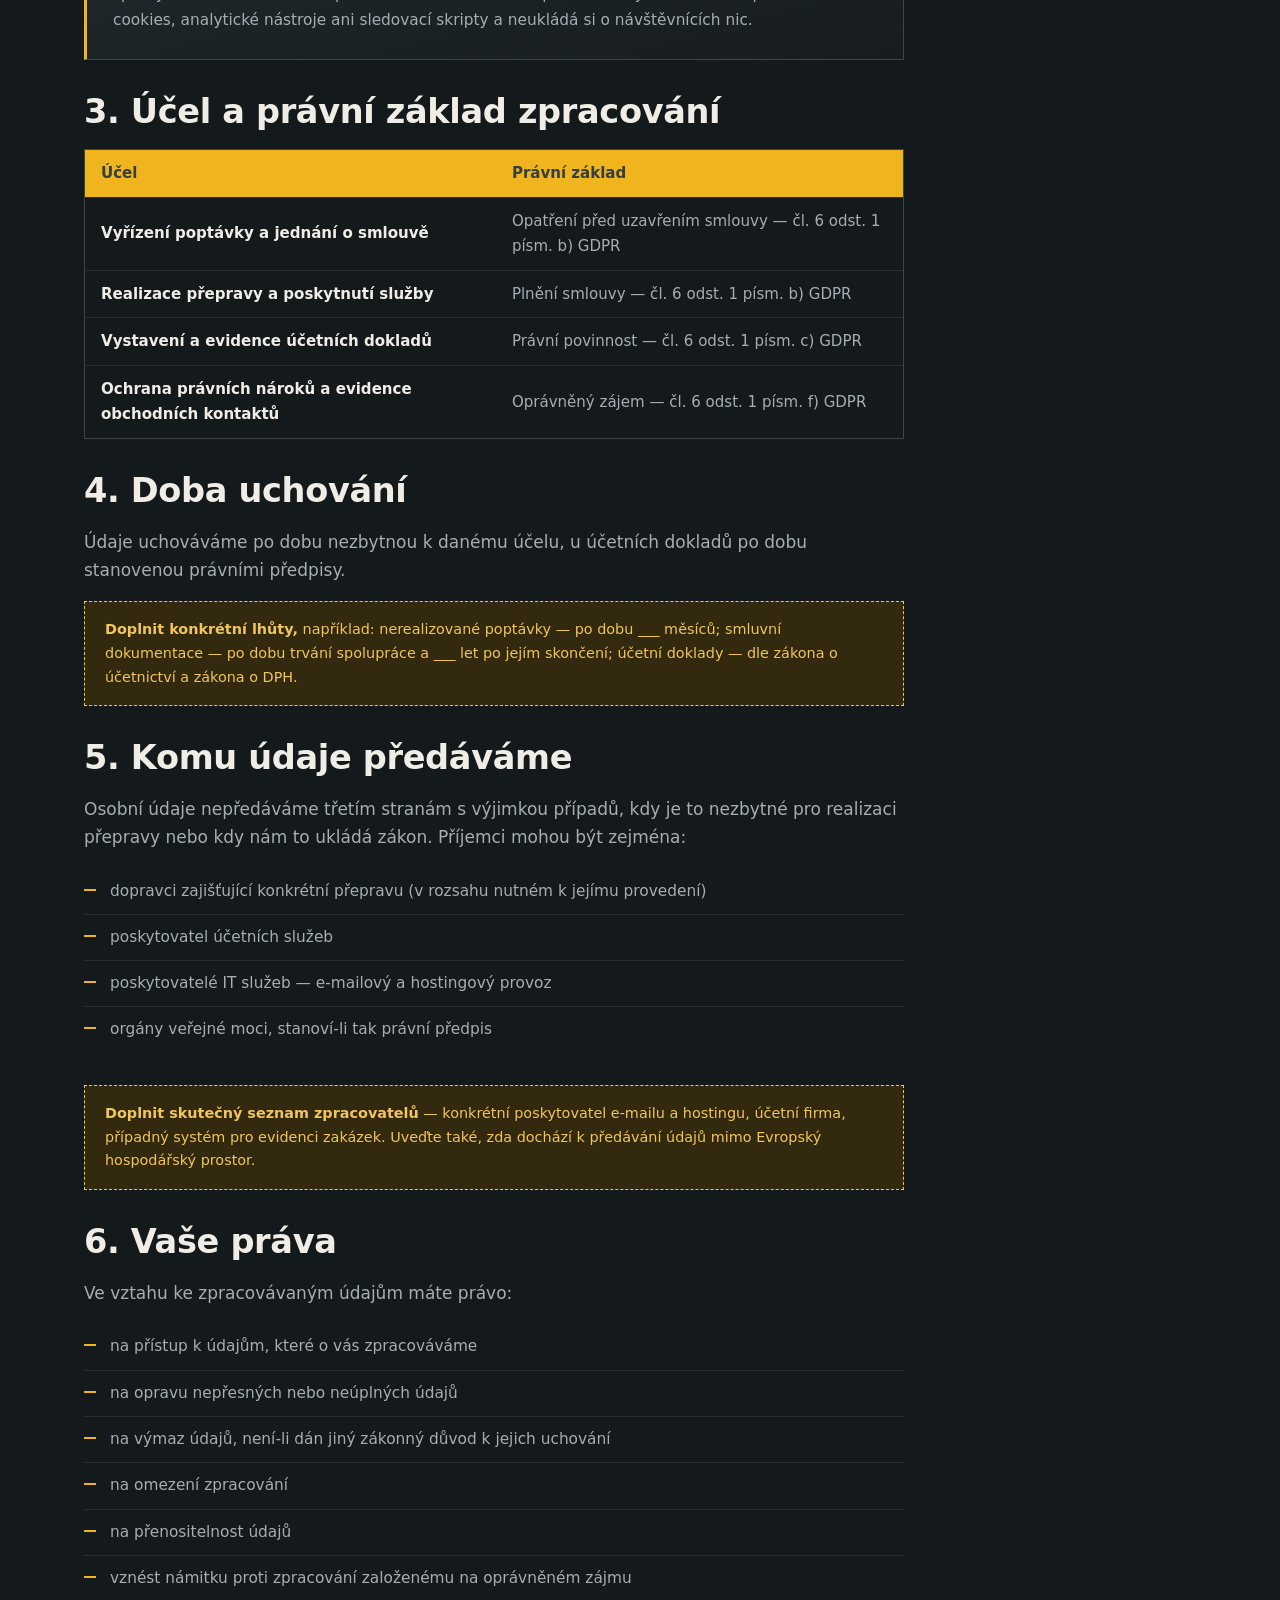
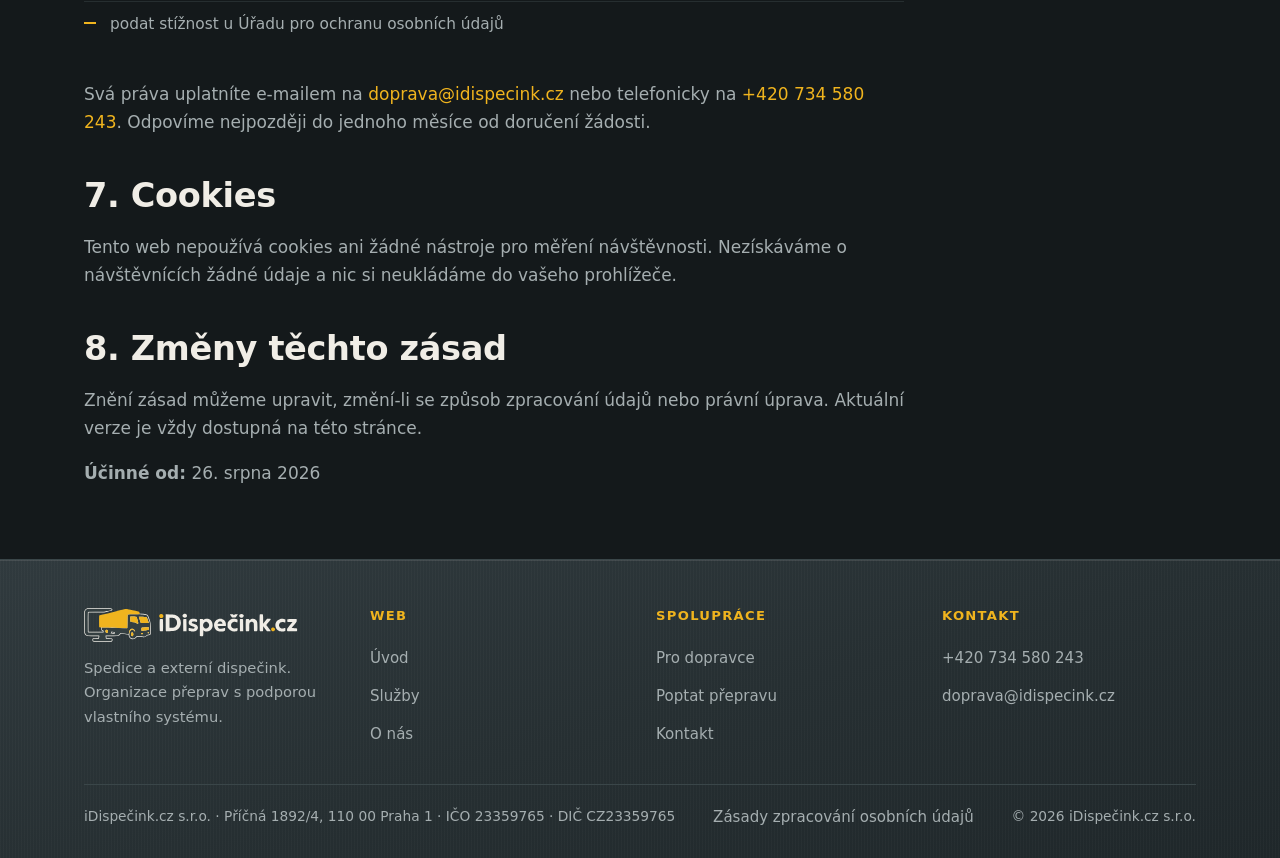
<file: zasady-osobnich-udaju.html>
<!doctype html>
<html lang="cs">
<head>
<meta charset="utf-8">
<meta name="viewport" content="width=device-width, initial-scale=1">
<title>Zásady zpracování osobních údajů — iDispečink.cz</title>
<meta name="description" content="Informace o zpracování osobních údajů společností iDispečink.cz s.r.o. podle nařízení GDPR.">
<meta name="robots" content="index, follow">
<link rel="canonical" href="https://idispecink.cz/zasady-osobnich-udaju.html">
<link rel="icon" href="favicon.ico" sizes="32x32">
<link rel="icon" href="assets/img/favicon.svg" type="image/svg+xml">
<link rel="apple-touch-icon" href="assets/img/apple-touch-icon.png">
<meta property="og:type" content="website">
<meta property="og:site_name" content="iDispečink.cz">
<meta property="og:locale" content="cs_CZ">
<meta property="og:title" content="Zásady zpracování osobních údajů — iDispečink.cz">
<meta property="og:description" content="Informace o zpracování osobních údajů společností iDispečink.cz s.r.o. podle nařízení GDPR.">
<meta property="og:url" content="https://idispecink.cz/zasady-osobnich-udaju.html">
<meta property="og:image" content="https://idispecink.cz/assets/img/og-idispecink.png">
<meta property="og:image:width" content="1200">
<meta property="og:image:height" content="630">
<meta name="twitter:card" content="summary_large_image">
<meta name="theme-color" content="#262F32">
<link rel="stylesheet" href="assets/css/firemni-styl.css">
<noscript>
  <!-- Bez JavaScriptu tlačítko Menu nefunguje. Rozbalovací menu proto
       na úzkých displejích zobrazíme rovnou a tlačítko schováme. -->
  <style>
    @media (max-width: 880px) {
      .menu-prepinac { display: none; }
      .hlavicka .obal { flex-wrap: wrap; }
      #hlavni-menu {
        display: flex;
        flex-direction: row;
        flex-wrap: wrap;
        position: static;
        background: none;
        border-bottom: 0;
        padding: 0 0 12px;
        gap: 2px 18px;
      }
      #hlavni-menu a { padding: 6px 0; border-bottom: 2px solid transparent; }
      #hlavni-menu a[aria-current="page"] { border-bottom-color: var(--zluta); }
    }
  </style>
</noscript>
</head>
<body>
<a class="preskocit" href="#obsah">Přeskočit na obsah</a>

<header class="hlavicka">
  <div class="obal">
    <a class="logo" href="index.html">
      <img src="assets/img/logo-idispecink.svg" alt="iDispečink.cz" width="240" height="38">
    </a>
    <button class="menu-prepinac" type="button" aria-expanded="false" aria-controls="hlavni-menu">
      Menu
    </button>
    <nav class="menu" id="hlavni-menu" aria-label="Hlavní navigace">
      <a href="index.html">Úvod</a>
      <a href="sluzby.html">Služby</a>
      <a href="pro-dopravce.html">Pro dopravce</a>
      <a href="o-nas.html">O nás</a>
      <a href="kontakt.html">Kontakt</a>
    </nav>
  </div>
</header>

<main id="obsah">
<section class="hero jednoduchy">
  <div class="obal">
    <span class="nadpis-stitek">Ochrana údajů</span>
    <h1>Zásady zpracování osobních údajů</h1>
    <p class="uvod">
      Informace o tom, jaké osobní údaje zpracováváme, z jakého důvodu
      a jaká práva vám v souvislosti s nimi náleží.
    </p>
  </div>
</section>

<section class="sekce uzka">
  <div class="obal">
    <!-- ====================================================================
         PLACEHOLDER — text je připravená osnova, ne hotový právní dokument.
         Před zveřejněním doplňte označené údaje a nechte znění zkontrolovat
         osobou, která zná vaše skutečné procesy (doby uchování, příjemce,
         zpracovatele). Poté tento rámeček odstraňte.
         ==================================================================== -->
    <div class="doplnit">
      <b>Dokument čeká na dvě doplnění.</b> Chybí doby uchování a skutečný seznam
      příjemců a zpracovatelů (poskytovatel e-mailu a hostingu, účetní, systém
      pro evidenci zakázek) — obojí je níže vyznačené. Znění si nechte ověřit
      osobou znalou právní úpravy — jde o závazný dokument vůči vašim zákazníkům
      i dopravcům.
    </div>
  </div>
</section>

<section class="sekce" style="padding-top:0">
  <div class="obal">
   <div style="max-width:820px">

    <h2>1. Správce osobních údajů</h2>
    <p style="color:var(--text-tlum)">
      Správcem osobních údajů je společnost:
    </p>
    <ul class="udaje" style="margin-bottom:32px">
      <li><span class="klic">Společnost</span><span class="hodnota">iDispečink.cz s.r.o.</span></li>
      <li><span class="klic">IČO</span><span class="hodnota cislo">23359765</span></li>
      <li><span class="klic">Sídlo</span><span class="hodnota">Příčná 1892/4, 110&nbsp;00 Praha 1 – Nové Město</span></li>
      <li><span class="klic">E-mail</span><span class="hodnota"><a href="mailto:doprava@idispecink.cz">doprava@idispecink.cz</a></span></li>
    </ul>
    <p style="color:var(--text-tlum)">
      Pověřence pro ochranu osobních údajů nejmenujeme — ve věcech ochrany
      údajů se obracejte na výše uvedený e-mail.
    </p>

    <h2 style="margin-top:40px">2. Jaké údaje zpracováváme</h2>
    <p style="color:var(--text-tlum)">
      Zpracováváme pouze údaje, které nám sami sdělíte při poptávce, registraci
      dopravce nebo v průběhu spolupráce:
    </p>
    <ul class="seznam" style="margin-bottom:32px">
      <li><b>Identifikační údaje</b> — jméno a příjmení, název firmy, IČO, DIČ</li>
      <li><b>Kontaktní údaje</b> — e-mailová adresa, telefonní číslo, adresa</li>
      <li><b>Údaje o zakázce</b> — místa nakládky a vykládky, termíny, druh zásilky, sjednaná cena</li>
      <li><b>Údaje z obchodní komunikace</b> — obsah e-mailů a příloh, které nám zašlete</li>
    </ul>

    <div class="karta akcent" style="margin-bottom:32px">
      <h3>Tento web sám o sobě žádné údaje nesbírá</h3>
      <p>
        Formuláře na stránkách <a href="kontakt.html">Kontakt</a>
        a <a href="pro-dopravce.html">Pro dopravce</a> nic neodesílají na server.
        Pouze poskládají text zprávy a otevřou váš vlastní poštovní klient —
        odeslání provedete vy sami. Web nepoužívá cookies, analytické nástroje
        ani sledovací skripty a neukládá si o návštěvnících nic.
      </p>
    </div>

    <h2>3. Účel a právní základ zpracování</h2>
    <div class="tabulka-obal" style="margin-bottom:32px">
      <table class="id-tabulka">
        <thead>
          <tr><th>Účel</th><th>Právní základ</th></tr>
        </thead>
        <tbody>
          <tr>
            <td>Vyřízení poptávky a jednání o smlouvě</td>
            <td>Opatření před uzavřením smlouvy — čl. 6 odst. 1 písm. b) GDPR</td>
          </tr>
          <tr>
            <td>Realizace přepravy a poskytnutí služby</td>
            <td>Plnění smlouvy — čl. 6 odst. 1 písm. b) GDPR</td>
          </tr>
          <tr>
            <td>Vystavení a evidence účetních dokladů</td>
            <td>Právní povinnost — čl. 6 odst. 1 písm. c) GDPR</td>
          </tr>
          <tr>
            <td>Ochrana právních nároků a evidence obchodních kontaktů</td>
            <td>Oprávněný zájem — čl. 6 odst. 1 písm. f) GDPR</td>
          </tr>
        </tbody>
      </table>
    </div>

    <h2>4. Doba uchování</h2>
    <p style="color:var(--text-tlum)">
      Údaje uchováváme po dobu nezbytnou k danému účelu, u účetních dokladů
      po dobu stanovenou právními předpisy.
    </p>
    <!-- PLACEHOLDER — nahradit skutečnými lhůtami -->
    <div class="doplnit" style="margin-bottom:32px">
      <b>Doplnit konkrétní lhůty,</b> například: nerealizované poptávky —
      po dobu ___ měsíců; smluvní dokumentace — po dobu trvání spolupráce
      a ___ let po jejím skončení; účetní doklady — dle zákona o účetnictví
      a zákona o DPH.
    </div>

    <h2>5. Komu údaje předáváme</h2>
    <p style="color:var(--text-tlum)">
      Osobní údaje nepředáváme třetím stranám s výjimkou případů, kdy je to
      nezbytné pro realizaci přepravy nebo kdy nám to ukládá zákon. Příjemci
      mohou být zejména:
    </p>
    <ul class="seznam" style="margin-bottom:32px">
      <li>dopravci zajišťující konkrétní přepravu (v rozsahu nutném k jejímu provedení)</li>
      <li>poskytovatel účetních služeb</li>
      <li>poskytovatelé IT služeb — e-mailový a hostingový provoz</li>
      <li>orgány veřejné moci, stanoví-li tak právní předpis</li>
    </ul>
    <!-- PLACEHOLDER — doplnit skutečné zpracovatele -->
    <div class="doplnit" style="margin-bottom:32px">
      <b>Doplnit skutečný seznam zpracovatelů</b> — konkrétní poskytovatel e-mailu
      a hostingu, účetní firma, případný systém pro evidenci zakázek. Uveďte také,
      zda dochází k předávání údajů mimo Evropský hospodářský prostor.
    </div>

    <h2>6. Vaše práva</h2>
    <p style="color:var(--text-tlum)">
      Ve vztahu ke zpracovávaným údajům máte právo:
    </p>
    <ul class="seznam" style="margin-bottom:32px">
      <li>na přístup k údajům, které o vás zpracováváme</li>
      <li>na opravu nepřesných nebo neúplných údajů</li>
      <li>na výmaz údajů, není-li dán jiný zákonný důvod k jejich uchování</li>
      <li>na omezení zpracování</li>
      <li>na přenositelnost údajů</li>
      <li>vznést námitku proti zpracování založenému na oprávněném zájmu</li>
      <li>podat stížnost u Úřadu pro ochranu osobních údajů</li>
    </ul>
    <p style="color:var(--text-tlum)">
      Svá práva uplatníte e-mailem na
      <a href="mailto:doprava@idispecink.cz">doprava@idispecink.cz</a> nebo telefonicky
      na <a href="tel:+420734580243">+420 734 580 243</a>.
      Odpovíme nejpozději do jednoho měsíce od doručení žádosti.
    </p>

    <h2 style="margin-top:40px">7. Cookies</h2>
    <p style="color:var(--text-tlum)">
      Tento web nepoužívá cookies ani žádné nástroje pro měření návštěvnosti.
      Nezískáváme o návštěvnících žádné údaje a nic si neukládáme do vašeho
      prohlížeče.
    </p>

    <h2 style="margin-top:40px">8. Změny těchto zásad</h2>
    <p style="color:var(--text-tlum)">
      Znění zásad můžeme upravit, změní-li se způsob zpracování údajů nebo
      právní úprava. Aktuální verze je vždy dostupná na této stránce.
    </p>
    <p style="color:var(--text-tlum)">
      <b>Účinné od:</b> 26. srpna 2026
    </p>

   </div>
  </div>
</section>
</main>

<footer class="paticka">
  <div class="obal">
    <div class="mrizka ctyri">
      <div>
        <a class="logo" href="index.html">
          <img src="assets/img/logo-idispecink.svg" alt="iDispečink.cz" width="214" height="34">
        </a>
        <p>Spedice a externí dispečink. Organizace přeprav s podporou vlastního systému.</p>
      </div>
      <div>
        <h2>Web</h2>
        <ul>
          <li><a href="index.html">Úvod</a></li>
          <li><a href="sluzby.html">Služby</a></li>
          <li><a href="o-nas.html">O nás</a></li>
        </ul>
      </div>
      <div>
        <h2>Spolupráce</h2>
        <ul>
          <li><a href="pro-dopravce.html">Pro dopravce</a></li>
          <li><a href="kontakt.html#poptavka">Poptat přepravu</a></li>
          <li><a href="kontakt.html">Kontakt</a></li>
        </ul>
      </div>
      <div>
        <h2>Kontakt</h2>
        <ul>
          <li><a href="tel:+420734580243">+420 734 580 243</a></li>
          <li><a href="mailto:doprava@idispecink.cz">doprava@idispecink.cz</a></li>
        </ul>
      </div>
    </div>
    <div class="id-paticka">
      <span>iDispečink.cz s.r.o. · Příčná 1892/4, 110&nbsp;00 Praha 1 · IČO 23359765 · DIČ CZ23359765</span>
      <span><a href="zasady-osobnich-udaju.html">Zásady zpracování osobních údajů</a></span>
      <span>© <span data-rok>2026</span> iDispečink.cz s.r.o.</span>
    </div>
  </div>
</footer>

<script src="assets/js/main.js"></script>
</body>
</html>
</file>
<file: assets/css/firemni-styl.css>
/* ==========================================================================
   iDispečink.cz — firemní styl, tmavá technická varianta
   Barvy a pravidla podle firemního stylu iDispečink.cz s.r.o.
   Plocha, linka, text. Jedinou povolenou dekorací jsou kovové odlesky
   tmavých ploch — jemné přechody a broušená textura níže. Nic dalšího:
   žádné vržené stíny, záře ani barevné přechody přes firemní barvy.
   ========================================================================== */

:root {
  /* Firemní barvy — neměnit */
  --zluta:        #F0B41E;
  --zluta-tmava:  #C79212;
  --zluta-svetla: #FFF3DA;
  --antracit:     #343F41;
  --krem:         #F0EDE6;

  /* Stavy */
  --ok-text:    #7BD69A;  --ok-plocha:    #16301F;
  --pozor-text: #F0C55E;  --pozor-plocha: #33290F;
  --chyba-text: #F0868F;  --chyba-plocha: #35171A;

  /* Odvozené plochy tmavé varianty — kov.
     Firemní barvy nahoře zůstávají beze změny; tohle jsou plochy z nich
     odvozené. Světlost putuje jen o pár procent, aby to četlo jako kov,
     ne jako lesklý plast. */
  --pozadi:      #14191B;
  --povrch:      #1C2325;
  --povrch-2:    #262F32;
  --linka:       #3A4649;
  --linka-slaba: #262E30;
  /* Ohraničení formulářových polí je hranice ovládacího prvku, ne dekorace —
     musí mít kontrast aspoň 3:1 proti vnitřku pole i proti ploše formuláře
     (WCAG 1.4.11). Dekorativní --linka ten práh splňovat nemusí. */
  --linka-pole:  #5E7276;

  /* Odlesky */
  --odlesk:       rgba(240, 237, 230, .07);   /* horní hrana plochy */
  --odlesk-silny: rgba(240, 237, 230, .11);   /* hrana velkých ploch */
  --brouseny:     repeating-linear-gradient(90deg,
                    rgba(240, 237, 230, .022) 0 1px, transparent 1px 3px);

  --kov-pozadi: linear-gradient(180deg, #1A2022 0%, #14191B 60%, #101516 100%);
  --kov-povrch: linear-gradient(165deg, #232B2E 0%, #1C2325 48%, #171D1F 100%);
  --kov-vyssi:  linear-gradient(165deg, #303A3E 0%, #262F32 52%, #1F272A 100%);

  --text:      var(--krem);
  --text-tlum: #A5AEB0;

  /* Žlutá jako barva TEXTU a tenkých linek jde vždy přes --akcent, nikdy
     přímo. Na tmavých plochách je to firemní žlutá; ve světlém režimu
     provozního systému tmavší jantar odvozený z ní, protože žlutý text na
     krémové nejde přečíst. Plochy (tlačítka, pruhy) zůstávají žluté. */
  --akcent:       var(--zluta);
  --akcent-tmavy: var(--zluta-tmava);

  --pismo: "Segoe UI", Inter, system-ui, -apple-system, "Helvetica Neue", Arial, sans-serif;
  --pismo-cislo: "SFMono-Regular", Consolas, "Liberation Mono", Menlo, monospace;

  --sirka: 1160px;
  --mezera: 24px;
}

/* Světlý režim provozního systému. Zapíná ho atribut data-vzhled na <html>
   podle volby uživatele; web sám ho nepoužívá. Firemní barvy nahoře se
   nemění — mění se jen odvozené plochy, linky, text a stavy. Odlesky jsou
   světlé hrany, brouš je jemný šedý. */
:root[data-vzhled="svetly"] {
  --ok-text:    #1E6B3C;  --ok-plocha:    #DCEFE2;
  --pozor-text: #7A5200;  --pozor-plocha: #FBF0CE;
  --chyba-text: #A8232F;  --chyba-plocha: #F9DEE0;

  --pozadi:      #ECE9E1;
  --povrch:      #FFFFFF;
  --povrch-2:    #F3F0EA;
  --linka:       #CFCABE;
  --linka-slaba: #E6E2D9;
  --linka-pole:  #7E8A8E;

  --odlesk:       rgba(255, 255, 255, .7);
  --odlesk-silny: rgba(255, 255, 255, .9);
  --brouseny:     repeating-linear-gradient(90deg,
                    rgba(52, 63, 65, .035) 0 1px, transparent 1px 3px);
  --kov-pozadi: linear-gradient(180deg, #F2EFE8 0%, #ECE9E1 60%, #E6E2DA 100%);
  --kov-povrch: linear-gradient(165deg, #FFFFFF 0%, #FAF8F4 48%, #F3F0EA 100%);
  --kov-vyssi:  linear-gradient(165deg, #F6F3EE 0%, #EEEAE2 52%, #E6E2DA 100%);

  --text:      #1F2729;
  --text-tlum: #5B6669;
  --akcent:       #7A5800;
  --akcent-tmavy: #5C4200;
}

*, *::before, *::after { box-sizing: border-box; }

/* Plynulé rolování jen pro ty, kdo si nevypnuli animace; odsazení kotev
   kompenzuje přilepenou hlavičku (74 px), jinak by zakryla cíl skoku
   i prvek zaostřený klávesnicí. */
html { scroll-padding-top: 90px; }
@media (prefers-reduced-motion: no-preference) {
  html { scroll-behavior: smooth; }
}

body {
  margin: 0;
  background-color: var(--pozadi);
  background-image: var(--kov-pozadi);
  color: var(--text);
  font-family: var(--pismo);
  font-size: 17px;
  line-height: 1.65;
  -webkit-font-smoothing: antialiased;
}

/* Přisazené pozadí drží kovovou desku na místě při rolování. Jen na širších
   displejích — background-attachment: fixed je na mobilních prohlížečích
   (hlavně iOS Safari) nespolehlivé a drahé na překreslování. */
@media (min-width: 900px) {
  body { background-attachment: fixed; }
}

img { max-width: 100%; height: auto; display: block; }

a { color: var(--akcent); text-decoration: none; }
a:hover { color: var(--akcent-tmavy); text-decoration: underline; }

h1, h2, h3, h4, h5 { line-height: 1.2; margin: 0 0 .5em; font-weight: 700; letter-spacing: -0.01em; }
h1 { font-size: clamp(2rem, 4.5vw, 3.1rem); }
h2 { font-size: clamp(1.5rem, 3vw, 2.1rem); }
h3 { font-size: 1.35rem; }
h4 { font-size: 1.2rem; }
h5 { font-size: 1.05rem; }
p  { margin: 0 0 1em; }
p:last-child { margin-bottom: 0; }

.cislo { font-family: var(--pismo-cislo); font-variant-numeric: tabular-nums; }

/* --- Layout ------------------------------------------------------------- */

.obal { width: 100%; max-width: var(--sirka); margin: 0 auto; padding: 0 var(--mezera); }

.sekce { padding: 72px 0; border-top: 1px solid var(--linka-slaba); }
.sekce:first-of-type { border-top: 0; }
.sekce.plocha { background-color: var(--povrch); background-image: var(--kov-povrch);
                box-shadow: inset 0 1px 0 var(--odlesk); }

.sekce-hlava { max-width: 720px; margin-bottom: 40px; }
.sekce-hlava p { color: var(--text-tlum); margin-bottom: 0; }

.nadpis-stitek {
  display: inline-block;
  font-size: .78rem;
  font-weight: 700;
  letter-spacing: .12em;
  text-transform: uppercase;
  color: var(--akcent);
  border-bottom: 2px solid var(--zluta);
  padding-bottom: 4px;
  margin-bottom: 16px;
}

.mrizka { display: grid; gap: 20px; }
.mrizka.dva  { grid-template-columns: repeat(2, 1fr); }
.mrizka.tri  { grid-template-columns: repeat(3, 1fr); }
.mrizka.ctyri{ grid-template-columns: repeat(4, 1fr); }

@media (max-width: 900px) {
  .mrizka.tri, .mrizka.ctyri { grid-template-columns: repeat(2, 1fr); }
}
@media (max-width: 620px) {
  .mrizka.dva, .mrizka.tri, .mrizka.ctyri { grid-template-columns: 1fr; }
  .sekce { padding: 52px 0; }
}

/* --- Horní lišta -------------------------------------------------------- */

/* Kontaktní pruh nad hlavičkou. Není přilepený — odroluje pryč a nechá
   sticky hlavičku samotnou, aby na malém displeji nezabíral dva řádky. */
.horni-pruh {
  background-color: var(--pozadi);
  background-image: var(--kov-pozadi);
  border-bottom: 1px solid var(--linka-slaba);
  font-size: .86rem;
}
.horni-pruh .obal {
  display: flex; justify-content: flex-end; align-items: center;
  gap: 8px 26px; flex-wrap: wrap;
  padding-top: 8px; padding-bottom: 8px;
}
.horni-pruh span, .horni-pruh a { color: var(--text-tlum); }
.horni-pruh a:hover { color: var(--akcent); }
.horni-pruh b { color: var(--text); font-weight: 700; }
.horni-pruh .pohotovost b { color: var(--akcent); }

@media (max-width: 700px) {
  /* Telefon i e-mail jsou dostupné v hlavičce a patičce — nahoře zůstane
     jen dostupnost, kvůli které lidé v dopravě volají nejčastěji. */
  .horni-pruh .obal { justify-content: center; text-align: center; }
  .horni-pruh .jen-siroke { display: none; }
}

/* --- Hlavička ----------------------------------------------------------- */

.hlavicka {
  position: sticky; top: 0; z-index: 50;
  background-color: var(--povrch-2);
  background-image: var(--brouseny), var(--kov-vyssi);
  /* Silná žlutá hrana místo tenké linky — hlavička má držet pohromadě
     jako pruh, ne splývat s obsahem pod sebou. */
  border-bottom: 3px solid var(--zluta);
  box-shadow: inset 0 1px 0 var(--odlesk-silny);
  transition: transform .22s ease;
}
/* Schovávání při rolování dolů zapíná JavaScript třídou .schovana.
   Bez skriptů třída nikdy nepřibude a hlavička prostě drží nahoře. */
.hlavicka.schovana { transform: translateY(-100%); }
@media (prefers-reduced-motion: reduce) {
  .hlavicka { transition: none; }
}
.hlavicka .obal {
  display: flex; align-items: center; justify-content: space-between;
  gap: 16px; min-height: 88px;
}
.logo { display: flex; align-items: center; }
.logo img { height: 44px; width: auto; }

/* Telefon a přepínač menu drží pohromadě vpravo. Telefon je na širokém
   displeji celé číslo, na úzkém tlačítko „Zavolat" — viz media dole. */
.hlavicka-akce { display: flex; align-items: center; gap: 12px; }
.telefon {
  font-weight: 700; font-size: .95rem; white-space: nowrap;
  color: var(--text);
}
.telefon:hover { color: var(--akcent); text-decoration: none; }
.telefon .telefon-kratky { display: none; }

.menu { display: flex; align-items: center; gap: 4px; }
.menu a {
  color: var(--text);
  font-size: .95rem;
  font-weight: 600;
  padding: 8px 12px;
  border-bottom: 2px solid transparent;
}
.menu a:hover { color: var(--akcent); text-decoration: none; }
.menu a[aria-current="page"] { color: var(--akcent); border-bottom-color: var(--zluta); }

/* Dvě hlavní akce v menu — Pro dopravce a Poptat přepravu. Záměrně mají
   stejnou vizuální váhu: žádná služba nestojí nad druhou. */
.menu a.tlacitko.obrys {
  border: 1px solid var(--zluta);
  color: var(--akcent);
  padding: 8px 14px;
  font-size: .9rem;
  margin-left: 6px;
}
.menu a.tlacitko.obrys:hover { border-color: var(--krem); color: var(--krem); background: none; }
.menu a.tlacitko.obrys[aria-current="page"] {
  background: var(--zluta); color: var(--antracit); border-bottom-color: var(--zluta);
}

.menu-prepinac {
  display: none;
  background: none; border: 1px solid var(--linka); color: var(--text);
  padding: 8px 12px; font: inherit; font-size: .9rem; cursor: pointer;
}
.menu-prepinac:hover { border-color: var(--zluta); color: var(--akcent); }

/* Předěl je na 1080 px — menu se dvěma akčními tlačítky a telefonem se
   do užší hlavičky nevejde a přeteklo by do vodorovného scrollu. */
@media (max-width: 1080px) {
  .menu-prepinac { display: block; }
  .telefon { border: 1px solid var(--zluta); color: var(--akcent); padding: 8px 12px; font-size: .9rem; }
  .telefon:hover { border-color: var(--krem); color: var(--krem); }
  .telefon .telefon-cislo { display: none; }
  .telefon .telefon-kratky { display: inline; }
  .menu {
    display: none;
    position: absolute; left: 0; right: 0; top: 100%;
    flex-direction: column; align-items: stretch; gap: 0;
    /* Odlišné pozadí od hlavičky i od obsahu pod ní, ať je rozbalené
       menu jasně čitelné jako samostatný panel. */
    background-color: var(--povrch);
    background-image: var(--kov-povrch);
    border-bottom: 2px solid var(--zluta);
    padding: 8px var(--mezera) 16px;
  }
  .menu.otevreno { display: flex; }
  .menu a { padding: 12px 0; border-bottom: 1px solid var(--linka-slaba); }
  .menu a[aria-current="page"] { border-bottom-color: var(--zluta); }
  .menu a.tlacitko.obrys {
    margin: 12px 0 0; padding: 12px;
    text-align: center;
    border: 1px solid var(--zluta);
  }
  .menu a.tlacitko.obrys[aria-current="page"] { border-bottom: 1px solid var(--zluta); }
}

/* Na nejužších displejích se zmenší logo i tlačítka, jinak se řádek
   hlavičky nevejde do šířky. */
@media (max-width: 470px) {
  .hlavicka .obal { gap: 8px; }
  .hlavicka .logo img { height: 28px; }
  .telefon { padding: 7px 10px; }
  .menu-prepinac { padding: 7px 10px; }
}

/* --- Tlačítka ----------------------------------------------------------- */

.tlacitko {
  display: inline-block;
  font-weight: 700; font-size: .98rem;
  padding: 13px 24px;
  border: 1px solid var(--zluta);
  background: var(--zluta);
  color: var(--antracit);
  cursor: pointer;
  font-family: inherit;
}
.tlacitko:hover { background: var(--zluta-tmava); border-color: var(--zluta-tmava); color: var(--antracit); text-decoration: none; }
.tlacitko.obrys { background: none; color: var(--akcent); }
.tlacitko.obrys:hover { background: none; border-color: var(--krem); color: var(--krem); }

.tlacitka { display: flex; flex-wrap: wrap; gap: 12px; margin-top: 28px; }

/* --- Hero --------------------------------------------------------------- */

.hero {
  background-color: var(--povrch-2);
  background-image: var(--brouseny), var(--kov-vyssi);
  border-bottom: 1px solid var(--linka);
  box-shadow: inset 0 1px 0 var(--odlesk-silny);
  padding: 84px 0;
}
.hero .obal { display: grid; grid-template-columns: 1.15fr .85fr; gap: 48px; align-items: center; }
.hero p.uvod { font-size: 1.15rem; color: var(--text-tlum); max-width: 56ch; }

.hero-panel { border: 1px solid var(--linka); background-color: var(--pozadi);
              background-image: var(--kov-pozadi);
              box-shadow: inset 0 1px 0 var(--odlesk); }
.hero-panel .panel-hlava {
  background: var(--zluta); color: var(--antracit);
  font-weight: 700; font-size: .82rem; letter-spacing: .1em; text-transform: uppercase;
  padding: 8px 16px;
}
.hero-panel ul { list-style: none; margin: 0; padding: 8px 16px 16px; }
.hero-panel li {
  display: flex; justify-content: space-between; gap: 16px;
  padding: 11px 0; border-bottom: 1px solid var(--linka-slaba);
  font-size: .93rem;
}
.hero-panel li:last-child { border-bottom: 0; }
.hero-panel li span:first-child { color: var(--text-tlum); }
.hero-panel li span:last-child { font-weight: 700; text-align: right; }

/* Dvě karty služeb na první obrazovce — stejně velké, stejně výrazné.
   Žádná z nich není hlavní. */
.hero-karty { display: grid; gap: 18px; }
.hero-karty .karta h2 { font-size: 1.25rem; margin-bottom: .35em; }
.hero-karty .karta .tlacitko { margin-top: 14px; padding: 11px 18px; font-size: .93rem; }

.hero.jednoduchy { padding: 64px 0; }
.hero.jednoduchy .obal { grid-template-columns: 1fr; gap: 0; }
.hero.jednoduchy h1 { max-width: 20ch; }

@media (max-width: 900px) {
  .hero { padding: 56px 0; }
  .hero .obal { grid-template-columns: 1fr; gap: 32px; }
}

/* --- Přepínač oken ------------------------------------------------------ */

/* Nabídka pro zákazníky a pro dopravce ve dvou oddělených oknech: zákazník
   nemusí na první pohled číst, co nabízíme dopravcům. Přepíná se radio
   přepínači, takže to funguje i bez JavaScriptu a klávesnice v nich jezdí
   šipkami jako v běžné skupině voleb. */
.prepinac-oken { border: 0; margin: 0; padding: 0; min-inline-size: 0; }
.prepinac-oken > input {
  position: absolute; width: 1px; height: 1px;
  opacity: 0; pointer-events: none;
}

.zalozky { display: grid; grid-template-columns: 1fr 1fr; gap: 16px; }
.zalozky label {
  display: block; cursor: pointer;
  padding: 22px 24px;
  border: 1px solid var(--linka);
  border-left: 3px solid var(--linka);
  background-color: var(--povrch);
  background-image: var(--kov-povrch);
  box-shadow: inset 0 1px 0 var(--odlesk);
}
.zalozky label b {
  display: block; font-size: 1.15rem; font-weight: 700;
  color: var(--text); margin-bottom: 4px;
}
.zalozky label span { color: var(--text-tlum); font-size: .94rem; }
.zalozky label:hover { border-color: var(--zluta); }

.prepinac-oken > input:checked + input + .zalozky label[for="okno-zakaznik"],
.prepinac-oken > input + input:checked ~ .zalozky label[for="okno-dopravce"] {
  border-color: var(--zluta);
  background-image: var(--brouseny), var(--kov-vyssi);
  box-shadow: inset 0 1px 0 var(--odlesk-silny);
}
.prepinac-oken > input:focus-visible + input + .zalozky label[for="okno-zakaznik"],
.prepinac-oken > input + input:focus-visible ~ .zalozky label[for="okno-dopravce"] {
  outline: 3px solid var(--zluta); outline-offset: 2px;
}

.okno { display: none; margin-top: 36px; }
.prepinac-oken > input:checked + input ~ .okna > .okno-zakaznik,
.prepinac-oken > input + input:checked ~ .okna > .okno-dopravce { display: block; }

.okno-hlava { max-width: 720px; margin-bottom: 28px; }
.okno-hlava p { color: var(--text-tlum); margin-bottom: 0; }

@media (max-width: 700px) {
  .zalozky { grid-template-columns: 1fr; }
  .zalozky label { padding: 18px 20px; }
}

/* Jen pro odečítače obrazovky — legenda skupiny voleb. */
.jen-pro-ctecky {
  position: absolute; width: 1px; height: 1px;
  padding: 0; margin: -1px; overflow: hidden;
  clip-path: inset(50%); white-space: nowrap;
}

/* --- Karty -------------------------------------------------------------- */

.karta {
  border: 1px solid var(--linka);
  background-color: var(--povrch);
  background-image: var(--kov-povrch);
  box-shadow: inset 0 1px 0 var(--odlesk);
  padding: 26px;
}
.karta.akcent { border-left: 3px solid var(--zluta); }
.karta h3, .karta h4, .karta h5 { margin-bottom: .4em; }
.karta p { color: var(--text-tlum); font-size: .96rem; }
.karta .cislo-kroku {
  font-family: var(--pismo-cislo);
  font-size: .82rem; font-weight: 700;
  color: var(--zluta);
  display: block; margin-bottom: 10px;
}

.seznam { list-style: none; margin: 0; padding: 0; }
.seznam li {
  position: relative;
  padding: 10px 0 10px 26px;
  border-bottom: 1px solid var(--linka-slaba);
  color: var(--text-tlum);
  font-size: .96rem;
}
.seznam li:last-child { border-bottom: 0; }
.seznam li::before {
  content: ""; position: absolute; left: 0; top: 20px;
  width: 12px; height: 2px; background: var(--zluta);
}
.seznam li b, .seznam li strong { color: var(--text); }

/* --- Tabulka ------------------------------------------------------------ */

.tabulka-obal { overflow-x: auto; border: 1px solid var(--linka); }
table.id-tabulka { width: 100%; border-collapse: collapse; font-size: .94rem; min-width: 520px; }
table.id-tabulka th {
  background: var(--zluta); color: var(--antracit);
  text-align: left; font-weight: 700;
  padding: 11px 16px; white-space: nowrap;
}
table.id-tabulka td { padding: 11px 16px; border-top: 1px solid var(--linka-slaba); color: var(--text-tlum); }
table.id-tabulka td:first-child { color: var(--text); font-weight: 600; }
table.id-tabulka td.cislo { font-family: var(--pismo-cislo); text-align: right; font-variant-numeric: tabular-nums; }

/* --- Doplnit (viditelný placeholder pro nedodaný obsah) ----------------- */

.doplnit {
  border: 1px dashed var(--pozor-text);
  background: var(--pozor-plocha);
  color: var(--pozor-text);
  padding: 16px 20px;
  font-size: .9rem;
}
.doplnit b { color: var(--pozor-text); }

/* --- Výzva (CTA pás) ---------------------------------------------------- */

.vyzva { background: var(--zluta); color: var(--antracit); padding: 48px 0; }
.vyzva .obal { display: flex; align-items: center; justify-content: space-between; gap: 28px; flex-wrap: wrap; }
.vyzva h2 { margin-bottom: .25em; }
.vyzva p { color: #4A3A10; margin: 0; font-weight: 600; }
.vyzva .tlacitko { background: var(--antracit); border-color: var(--antracit); color: var(--krem); }
.vyzva .tlacitko:hover { background: var(--pozadi); border-color: var(--pozadi); color: var(--krem); }

/* --- Formulář ----------------------------------------------------------- */

.formular { border: 1px solid var(--linka); background-color: var(--povrch);
            background-image: var(--kov-povrch);
            box-shadow: inset 0 1px 0 var(--odlesk); padding: 28px; }
.pole { margin-bottom: 18px; }
.pole label { display: block; font-size: .88rem; font-weight: 700; margin-bottom: 6px; }
.pole .napoveda { font-weight: 400; color: var(--text-tlum); }
.pole input, .pole select, .pole textarea {
  width: 100%;
  background: var(--pozadi);
  border: 1px solid var(--linka-pole);
  color: var(--text);
  font: inherit; font-size: .96rem;
  padding: 11px 13px;
}
.pole input:focus, .pole select:focus, .pole textarea:focus {
  outline: none; border-color: var(--zluta);
}
.pole textarea { min-height: 130px; resize: vertical; }
.pole-radek { display: grid; grid-template-columns: 1fr 1fr; gap: 18px; }
@media (max-width: 620px) { .pole-radek { grid-template-columns: 1fr; } }
.formular-poznamka { font-size: .85rem; color: var(--text-tlum); margin-top: 14px; }

/* --- Kontaktní údaje ---------------------------------------------------- */

.udaje { list-style: none; margin: 0; padding: 0; }
.udaje li { display: grid; grid-template-columns: 130px 1fr; gap: 16px; padding: 12px 0; border-bottom: 1px solid var(--linka-slaba); font-size: .96rem; }
.udaje li:last-child { border-bottom: 0; }
.udaje .klic { color: var(--text-tlum); }
.udaje .hodnota { font-weight: 600; }
@media (max-width: 520px) { .udaje li { grid-template-columns: 1fr; gap: 2px; } }

/* --- Patička ------------------------------------------------------------ */

.paticka { background-color: var(--povrch-2);
           background-image: var(--brouseny), var(--kov-vyssi);
           border-top: 1px solid var(--linka);
           box-shadow: inset 0 1px 0 var(--odlesk-silny);
           padding: 48px 0 28px; margin-top: 0; }
.paticka .mrizka { gap: 32px; }
.paticka h2 { font-size: .82rem; letter-spacing: .1em; text-transform: uppercase; color: var(--akcent); margin-bottom: 14px; }
.paticka ul { list-style: none; margin: 0; padding: 0; }
.paticka li { padding: 5px 0; }
.paticka a { color: var(--text-tlum); font-size: .94rem; }
.paticka a:hover { color: var(--akcent); }
.paticka .logo img { height: 34px; margin-bottom: 14px; }
.paticka p { color: var(--text-tlum); font-size: .92rem; }
.id-paticka {
  margin-top: 32px; padding-top: 20px;
  border-top: 1px solid var(--linka);
  color: var(--text-tlum); font-size: .86rem;
  display: flex; justify-content: space-between; gap: 16px; flex-wrap: wrap;
}

/* --- Cookies: lišta souhlasu a honeypot --------------------------------- */

.cookies-lista {
  position: fixed; left: 0; right: 0; bottom: 0; z-index: 60;
  background-color: var(--povrch);
  background-image: var(--kov-povrch);
  border-top: 2px solid var(--zluta);
  box-shadow: inset 0 1px 0 var(--odlesk);
  padding: 18px var(--mezera);
  display: flex; align-items: center; justify-content: center;
  gap: 20px; flex-wrap: wrap;
}
.cookies-lista p { margin: 0; max-width: 62ch; font-size: .93rem; color: var(--text-tlum); }
.cookies-lista-tlacitka { display: flex; gap: 10px; flex-wrap: wrap; }
.cookies-lista .tlacitko { padding: 10px 18px; font-size: .93rem; }

.cookies-nastaveni {
  background: none; border: 0; padding: 0;
  font: inherit; font-size: inherit;
  color: var(--text-tlum); text-decoration: underline; cursor: pointer;
}
.cookies-nastaveni:hover { color: var(--akcent); }

/* Honeypot proti robotům: pole je mimo obrazovku, člověk ho nikdy nevyplní. */
.nevyplnovat { position: absolute; left: -9999px; width: 1px; height: 1px; overflow: hidden; }

/* --- Zaostření klávesnicí ----------------------------------------------- */

:focus-visible {
  outline: 3px solid var(--zluta);
  outline-offset: 2px;
}
.vyzva :focus-visible { outline-color: var(--antracit); }
/* Pravidlo :focus výše ruší obrys kvůli žlutému rámečku — pro klávesnici
   ho tady musíme vrátit, jinak by pole neměla viditelné zaostření. */
.pole input:focus-visible,
.pole select:focus-visible,
.pole textarea:focus-visible { outline: 3px solid var(--zluta); outline-offset: 0; }

/* --- Přeskočit na obsah ------------------------------------------------- */

.preskocit {
  position: absolute; left: -9999px;
  background: var(--zluta); color: var(--antracit);
  padding: 10px 16px; font-weight: 700; z-index: 100;
}
.preskocit:focus { left: 8px; top: 8px; }

/* --- Tisk --------------------------------------------------------------- */

@media print {
  /* Navigace, výzvy a tlačítka na papíře nedávají smysl. */
  .hlavicka, .paticka, .vyzva, .tlacitka, .preskocit, .menu-prepinac,
  .cookies-lista, .horni-pruh { display: none; }

  /* Na papíře se přepínat nedá — záložky zmizí a obě okna se vytisknou
     pod sebou; každé má vlastní nadpis, takže se nemají o co opřít. */
  .zalozky { display: none; }
  .okno { display: block !important; margin-top: 0; }
  .okno + .okno { margin-top: 24pt; }

  body { background: #fff; color: #000; font-size: 11pt; }
  .sekce, .sekce.plocha, .hero, .karta, .formular, .hero-panel {
    background: #fff !important;
    box-shadow: none !important;
    border-color: #999;
    color: #000;
  }
  .sekce { padding: 18pt 0; border-top: 1px solid #ccc; }

  /* Tlumená barva textu je zapsaná i v atributu style jednotlivých prvků,
     proto se přebíjí přes !important — jinak by na papíře zůstala šedá. */
  [style*="--text-tlum"],
  .sekce-hlava p, .karta p, .seznam li, .udaje .klic,
  table.id-tabulka td, .hero p.uvod, .formular-poznamka {
    color: #222 !important;
  }
  .hodnota[style*="--pozor-text"], [style*="--pozor-text"] { color: #000 !important; }
  .pole .napoveda { color: #444 !important; }
  /* Tučné uvození položek seznamu má barvu textu tmavého motivu — na bílé
     by bylo neviditelné. */
  .seznam li b, .seznam li strong, .karta p b, .udaje .hodnota { color: #000 !important; }
  .cislo-kroku { color: #000 !important; }
  .hero-panel li span:first-child { color: #222 !important; }
  .hero-panel li span:last-child { color: #000 !important; }

  /* Formulářová pole vytisknout jako prázdné linkované rámečky, ne tmavé plochy. */
  .pole input, .pole select, .pole textarea {
    background: #fff !important;
    color: #000;
    border: 1px solid #999;
  }
  .pole textarea { min-height: 60pt; }

  a { color: #000; text-decoration: underline; }
  .nadpis-stitek { color: #000; border-bottom-color: #000; }

  table.id-tabulka th { background: #eee !important; color: #000; }
  table.id-tabulka td:first-child { color: #000; }
  .karta.akcent { border-left: 3px solid #666; }
  .seznam li::before { background: #666; }
  .hero-panel .panel-hlava { background: #eee !important; color: #000; }


  /* Poznámky pro zadavatele: na papíře zůstávají, ale bez tmavé plochy. */
  .doplnit, .doplnit b { background: #fff !important; color: #000 !important; }
  .doplnit { border: 1px dashed #666; }

  /* Oddíly nerozdělovat přes stránky, kde to jde. */
  .karta, table.id-tabulka tr { break-inside: avoid; }
  h1, h2, h3 { break-after: avoid; }
}
</file>
